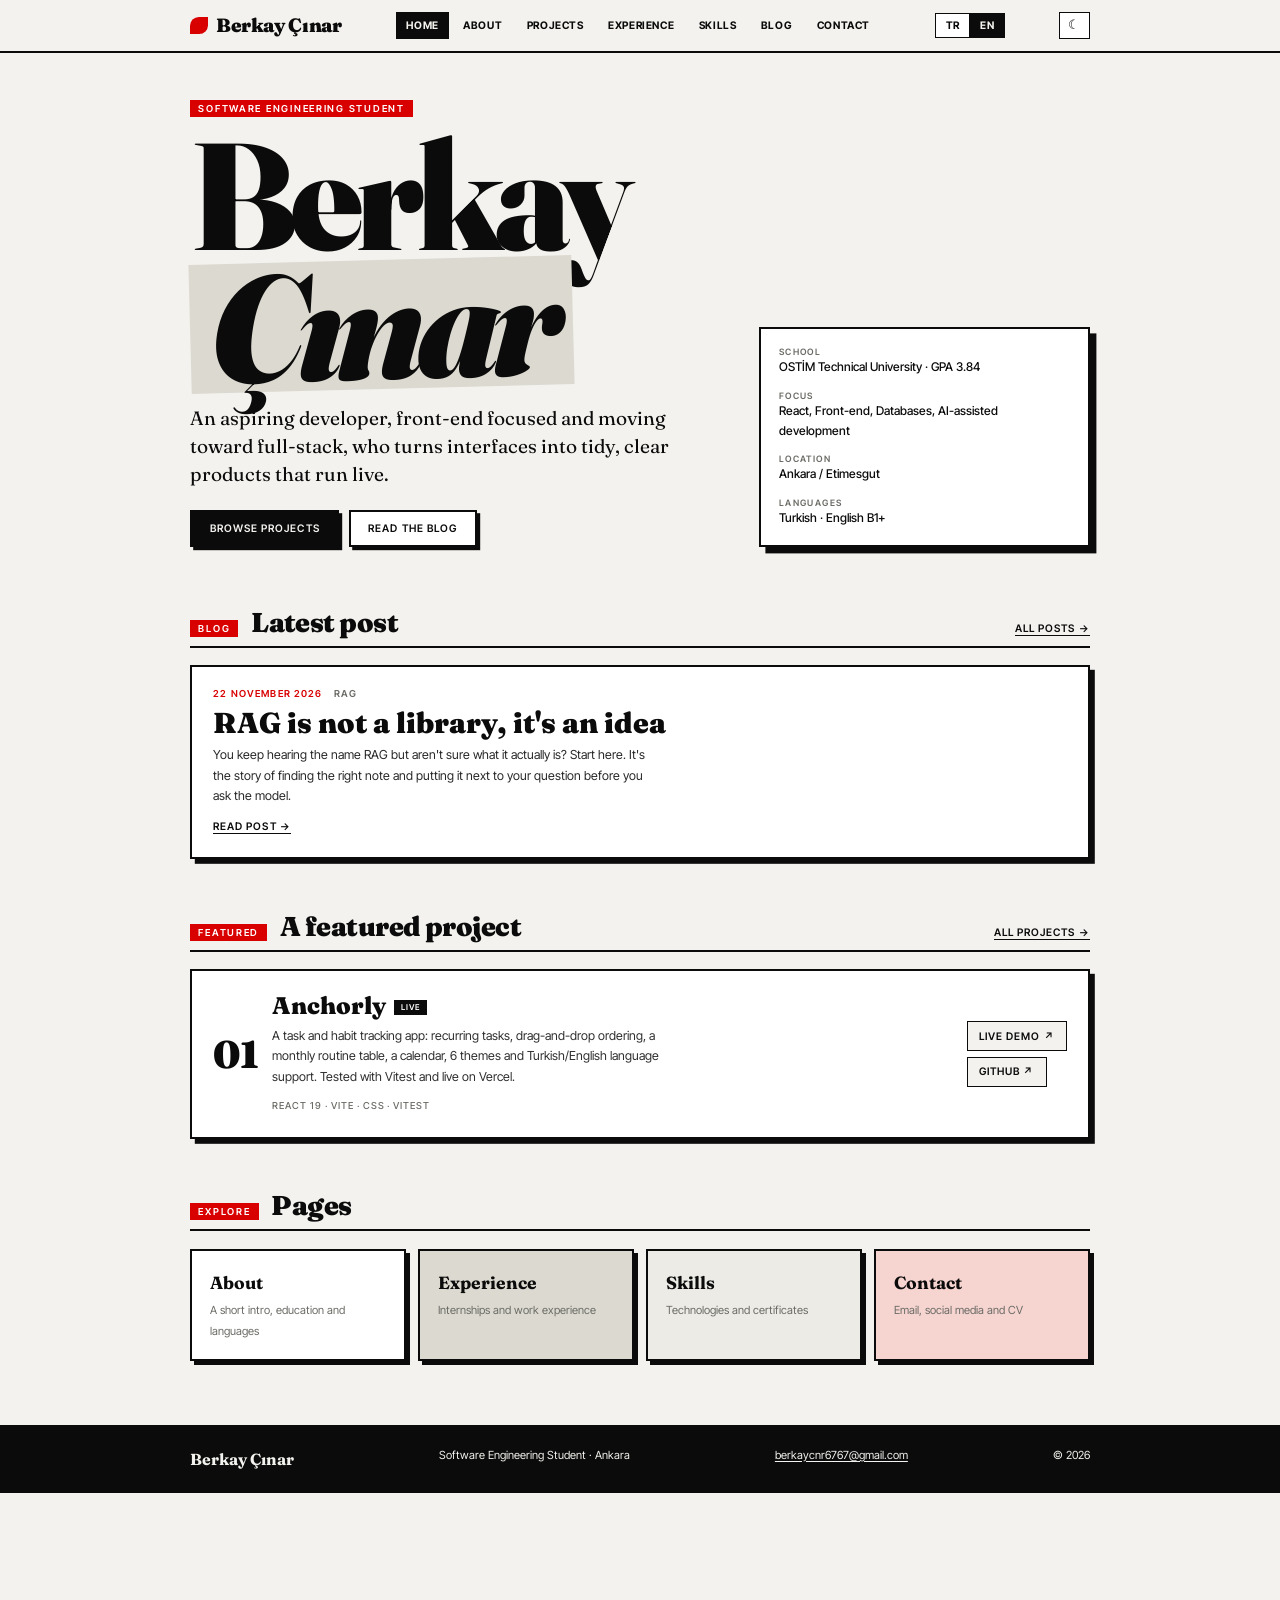
<file: index.html>
<!doctype html>
<html lang="tr">
<head>
<meta charset="utf-8">
<meta name="viewport" content="width=device-width, initial-scale=1">
<meta name="theme-color" content="#f3f2ee" media="(prefers-color-scheme: light)">
<meta name="theme-color" content="#0b0b0b" media="(prefers-color-scheme: dark)">
<link rel="icon" href="/assets/icons/favicon.svg" type="image/svg+xml">
<link rel="icon" href="/assets/icons/favicon-32.png" sizes="32x32" type="image/png">
<link rel="apple-touch-icon" href="/assets/icons/apple-touch-icon.png">
<link rel="canonical" href="https://www.berkaycinar.dev/">
<meta property="og:type" content="website">
<meta property="og:site_name" content="Berkay Çınar">
<meta property="og:title" content="Ana Sayfa — Berkay Çınar">
<meta property="og:description" content="Berkay Çınar — Yazılım Mühendisliği öğrencisi. Projeler, deneyim ve haftalık blog.">
<meta property="og:image" content="https://www.berkaycinar.dev/assets/og-image.png">
<meta property="og:image:width" content="1200">
<meta property="og:image:height" content="630">
<meta property="og:image:alt" content="Berkay Çınar — Yazılım Mühendisliği Öğrencisi">
<meta name="twitter:card" content="summary_large_image">
<meta name="twitter:image" content="https://www.berkaycinar.dev/assets/og-image.png">
<meta property="og:url" content="https://www.berkaycinar.dev/">
<title>Ana Sayfa — Berkay Çınar</title>
<meta name="description" content="Berkay Çınar — Yazılım Mühendisliği öğrencisi. Ana Sayfa.">
<link rel="preconnect" href="https://fonts.googleapis.com">
<link rel="preconnect" href="https://fonts.gstatic.com" crossorigin>
<link href="https://fonts.googleapis.com/css2?family=Fraunces:ital,opsz,wght@0,9..144,400;0,9..144,700;0,9..144,900;1,9..144,400&family=Inter+Tight:wght@500;600;700&display=swap" rel="stylesheet">
<script>try{var t=localStorage.getItem("theme");if(t!=="dark"&&t!=="light")t=matchMedia("(prefers-color-scheme:dark)").matches?"dark":"light";document.documentElement.setAttribute("data-theme",t)}catch(e){}</script>
<link rel="stylesheet" href="assets/css/style.css">
</head>
<body>

<header class="top"><div class="wrap row">
  <a class="logo" href="/"><i></i>Berkay Çınar</a>
  <nav aria-label='Ana menü'><a href="/" aria-current="page">Ana Sayfa</a><a href="/about">Hakkımda</a><a href="/projects">Projeler</a><a href="/experience">Deneyim</a><a href="/skills">Beceriler</a><a href="/blog">Blog</a><a href="/contact">İletişim</a></nav>
</div></header>
<main class="wrap">
  <section class="hero">
    <div class="hero-main">
      <div class="kicker">Yazılım Mühendisliği Öğrencisi</div>
      <h1 class="display">Berkay <em>Çınar</em></h1>
      <p class="lead">Arayüzleri düzenli, anlaşılır ve canlıda çalışır hâle getiren; front-end odaklı, full-stack yönünde ilerleyen bir geliştirici adayı.</p>
      <div class="btnrow"><a class="btn" href="/projects">Projelere göz at</a><a class="btn ghost" href="/blog">Blog'u oku</a></div>
    </div>
    <dl class="facts" id="facts-list" data-dyn></dl>
  </section>

  <section class="block">
    <div class="shead"><span class="kicker">Blog</span><h2>Son yazı</h2><a class="more" href="/blog">Tüm yazılar →</a></div>
    <div id="latest" data-dyn></div>
  </section>

  <section class="block">
    <div class="shead"><span class="kicker">Öne çıkan</span><h2>Öne çıkan proje</h2><a class="more" href="/projects">Tüm projeler →</a></div>
    <div id="featured" data-dyn></div>
  </section>

  <section class="block">
    <div class="shead"><span class="kicker">Keşfet</span><h2>Sayfalar</h2></div>
    <div class="tiles">
      <a href="/about"><b>Hakkımda</b><span>Kısaca ben, eğitim ve diller</span></a>
      <a href="/experience"><b>Deneyim</b><span>Staj ve çalışma deneyimlerim</span></a>
      <a href="/skills"><b>Beceriler</b><span>Teknolojiler ve sertifikalar</span></a>
      <a href="/contact"><b>İletişim</b><span>E-posta, sosyal medya ve CV</span></a>
    </div>
  </section>
</main>
<footer class="foot"><div class="wrap"><b>Berkay Çınar</b><span>Yazılım Mühendisliği Öğrencisi · Ankara</span><a href="mailto:berkaycnr6767@gmail.com">berkaycnr6767@gmail.com</a><span>© 2026</span></div></footer>
<script src="content/posts.js"></script>
<script src="content/data.js"></script>
<script src="assets/js/i18n.js"></script>
<script src="assets/js/theme.js"></script>
<script src="assets/js/site.js"></script>
<script src="assets/js/blog.js"></script>
<script>
(function(){var io=new IntersectionObserver(function(e){e.forEach(function(x){if(x.isIntersecting){x.target.classList.add('on');io.unobserve(x.target)}})},{threshold:.06});
document.querySelectorAll('.block,.proj,.exp,.post,.col').forEach(function(el){el.classList.add('rv');io.observe(el)})})();
</script>
</body>
</html>
</file>
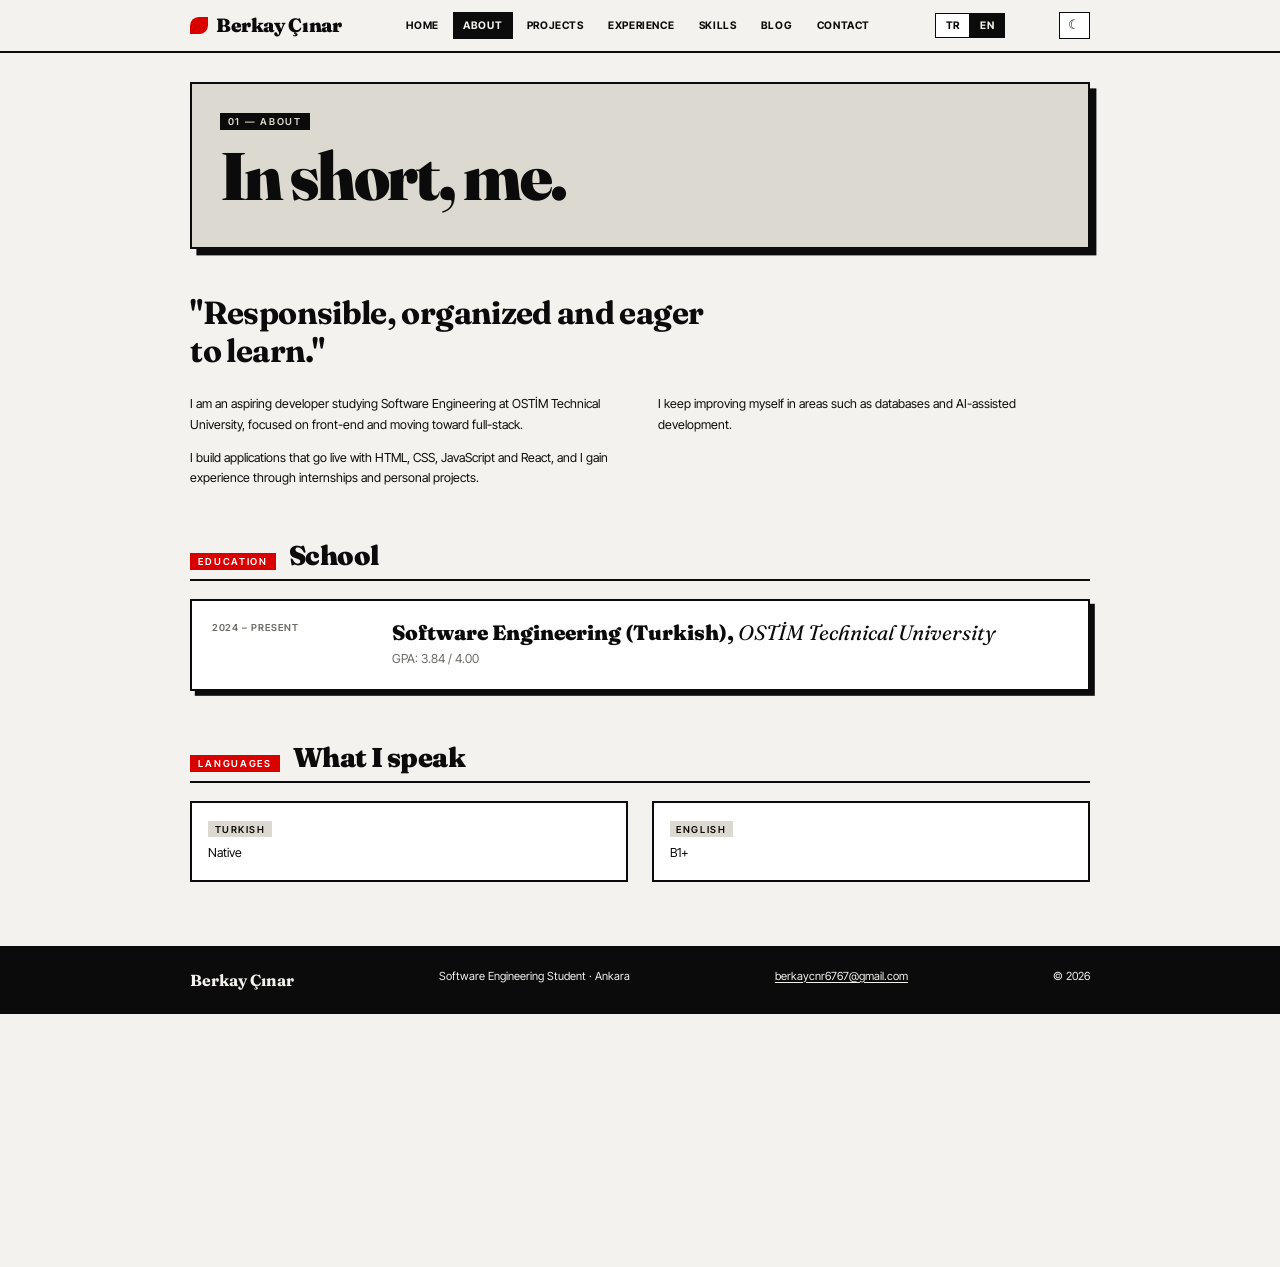
<file: about.html>
<!doctype html>
<html lang="tr">
<head>
<meta charset="utf-8">
<meta name="viewport" content="width=device-width, initial-scale=1">
<meta name="theme-color" content="#f3f2ee" media="(prefers-color-scheme: light)">
<meta name="theme-color" content="#0b0b0b" media="(prefers-color-scheme: dark)">
<link rel="icon" href="/assets/icons/favicon.svg" type="image/svg+xml">
<link rel="icon" href="/assets/icons/favicon-32.png" sizes="32x32" type="image/png">
<link rel="apple-touch-icon" href="/assets/icons/apple-touch-icon.png">
<link rel="canonical" href="https://www.berkaycinar.dev/about">
<meta property="og:type" content="website">
<meta property="og:site_name" content="Berkay Çınar">
<meta property="og:title" content="Hakkımda — Berkay Çınar">
<meta property="og:description" content="Berkay Çınar — Yazılım Mühendisliği öğrencisi. Projeler, deneyim ve haftalık blog.">
<meta property="og:image" content="https://www.berkaycinar.dev/assets/og-image.png">
<meta property="og:image:width" content="1200">
<meta property="og:image:height" content="630">
<meta property="og:image:alt" content="Berkay Çınar — Yazılım Mühendisliği Öğrencisi">
<meta name="twitter:card" content="summary_large_image">
<meta name="twitter:image" content="https://www.berkaycinar.dev/assets/og-image.png">
<meta property="og:url" content="https://www.berkaycinar.dev/about">
<title>Hakkımda — Berkay Çınar</title>
<meta name="description" content="Berkay Çınar — Yazılım Mühendisliği öğrencisi. Hakkımda.">
<link rel="preconnect" href="https://fonts.googleapis.com">
<link rel="preconnect" href="https://fonts.gstatic.com" crossorigin>
<link href="https://fonts.googleapis.com/css2?family=Fraunces:ital,opsz,wght@0,9..144,400;0,9..144,700;0,9..144,900;1,9..144,400&family=Inter+Tight:wght@500;600;700&display=swap" rel="stylesheet">
<script>try{var t=localStorage.getItem("theme");if(t!=="dark"&&t!=="light")t=matchMedia("(prefers-color-scheme:dark)").matches?"dark":"light";document.documentElement.setAttribute("data-theme",t)}catch(e){}</script>
<link rel="stylesheet" href="assets/css/style.css">
</head>
<body>

<header class="top"><div class="wrap row">
  <a class="logo" href="/"><i></i>Berkay Çınar</a>
  <nav aria-label='Ana menü'><a href="/">Ana Sayfa</a><a href="/about" aria-current="page">Hakkımda</a><a href="/projects">Projeler</a><a href="/experience">Deneyim</a><a href="/skills">Beceriler</a><a href="/blog">Blog</a><a href="/contact">İletişim</a></nav>
</div></header>
<main class="wrap">
  <header class="phead"><span class="kicker">01 — Hakkımda</span><h1 class="page">Kısaca ben.</h1></header>
  <p class="pull">"Sorumluluk sahibi, düzenli ve öğrenmeye açık."</p>
  <div class="prose cols2" id="about-text" data-dyn></div>
  <section class="block">
    <div class="shead"><span class="kicker">Eğitim</span><h2>Okul</h2></div>
    <div id="education-list" data-dyn></div>
  </section>
  <section class="block">
    <div class="shead"><span class="kicker">Diller</span><h2>Konuştuklarım</h2></div>
    <div class="cols" id="languages-list" data-dyn></div>
  </section>
</main>
<footer class="foot"><div class="wrap"><b>Berkay Çınar</b><span>Yazılım Mühendisliği Öğrencisi · Ankara</span><a href="mailto:berkaycnr6767@gmail.com">berkaycnr6767@gmail.com</a><span>© 2026</span></div></footer>
<script src="content/posts.js"></script>
<script src="content/data.js"></script>
<script src="assets/js/i18n.js"></script>
<script src="assets/js/theme.js"></script>
<script src="assets/js/site.js"></script>
<script src="assets/js/blog.js"></script>
<script>
(function(){var io=new IntersectionObserver(function(e){e.forEach(function(x){if(x.isIntersecting){x.target.classList.add('on');io.unobserve(x.target)}})},{threshold:.06});
document.querySelectorAll('.block,.proj,.exp,.post,.col').forEach(function(el){el.classList.add('rv');io.observe(el)})})();
</script>
</body>
</html>
</file>
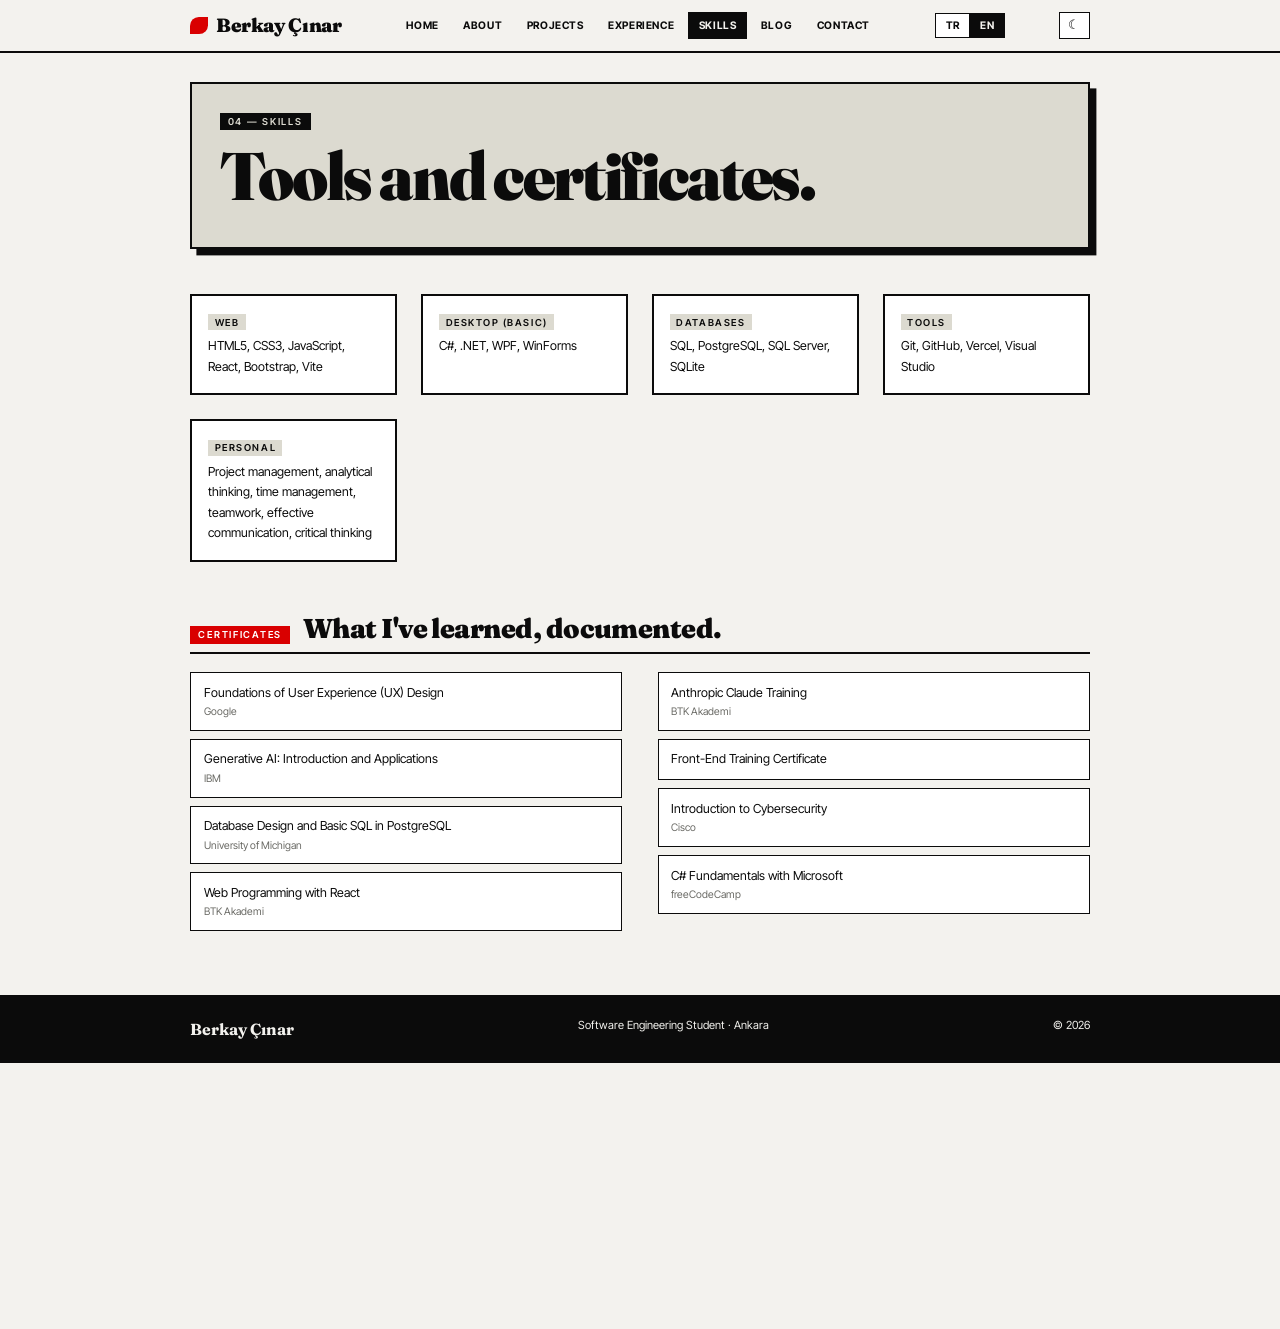
<file: beceriler.html>
<!doctype html>
<html lang="tr">
<head>
<meta charset="utf-8">
<meta name="viewport" content="width=device-width, initial-scale=1">
<meta name="theme-color" content="#fbfaf6" media="(prefers-color-scheme: light)">
<meta name="theme-color" content="#0f0f10" media="(prefers-color-scheme: dark)">
<link rel="canonical" href="https://berkaycinar.vercel.app/beceriler">
<meta property="og:type" content="website">
<meta property="og:site_name" content="Berkay Çınar">
<meta property="og:title" content="Beceriler — Berkay Çınar">
<meta property="og:description" content="Berkay Çınar — Yazılım Mühendisliği öğrencisi. Projeler, deneyim ve haftalık blog.">
<meta property="og:url" content="https://berkaycinar.vercel.app/beceriler">
<title>Beceriler — Berkay Çınar</title>
<meta name="description" content="Berkay Çınar — Yazılım Mühendisliği öğrencisi. Beceriler.">
<link rel="preconnect" href="https://fonts.googleapis.com">
<link rel="preconnect" href="https://fonts.gstatic.com" crossorigin>
<link href="https://fonts.googleapis.com/css2?family=Fraunces:ital,opsz,wght@0,9..144,400;0,9..144,700;0,9..144,900;1,9..144,400&family=Inter+Tight:wght@500;600;700&display=swap" rel="stylesheet">
<script>try{var t=localStorage.getItem("theme");if(t!=="dark"&&t!=="light")t=matchMedia("(prefers-color-scheme:dark)").matches?"dark":"light";document.documentElement.setAttribute("data-theme",t)}catch(e){}</script>
<link rel="stylesheet" href="assets/css/style.css">
</head>
<body>

<header class="top"><div class="wrap row">
  <a class="logo" href="/"><i></i>Berkay Çınar</a>
  <nav aria-label='Ana menü'><a href="/">Ana Sayfa</a><a href="/hakkimda">Hakkımda</a><a href="/projeler">Projeler</a><a href="/deneyim">Deneyim</a><a href="/beceriler" aria-current="page">Beceriler</a><a href="/blog">Blog</a><a href="/iletisim">İletişim</a></nav>
</div></header>
<main class="wrap">
  <header class="phead"><span class="kicker">04 — Beceriler</span><h1 class="page">Araçlar ve sertifikalar.</h1></header>
  <div class="cols" id="skills-list" data-dyn></div>
  <section class="block">
    <div class="shead"><span class="kicker">Sertifikalar</span><h2>Öğrendiklerim, belgeli.</h2></div>
    <ul class="cert" id="certs-list" data-dyn></ul>
  </section>
</main>
<footer class="foot"><div class="wrap"><b>Berkay Çınar</b><span>Yazılım Mühendisliği Öğrencisi · Ankara</span><span>© 2026</span></div></footer>
<script src="content/posts.js"></script>
<script src="content/data.js"></script>
<script src="assets/js/i18n.js"></script>
<script src="assets/js/theme.js"></script>
<script src="assets/js/site.js"></script>
<script src="assets/js/blog.js"></script>
<script>
(function(){var io=new IntersectionObserver(function(e){e.forEach(function(x){if(x.isIntersecting){x.target.classList.add('on');io.unobserve(x.target)}})},{threshold:.06});
document.querySelectorAll('.block,.proj,.exp,.post,.col').forEach(function(el){el.classList.add('rv');io.observe(el)})})();
</script>
</body>
</html>
</file>
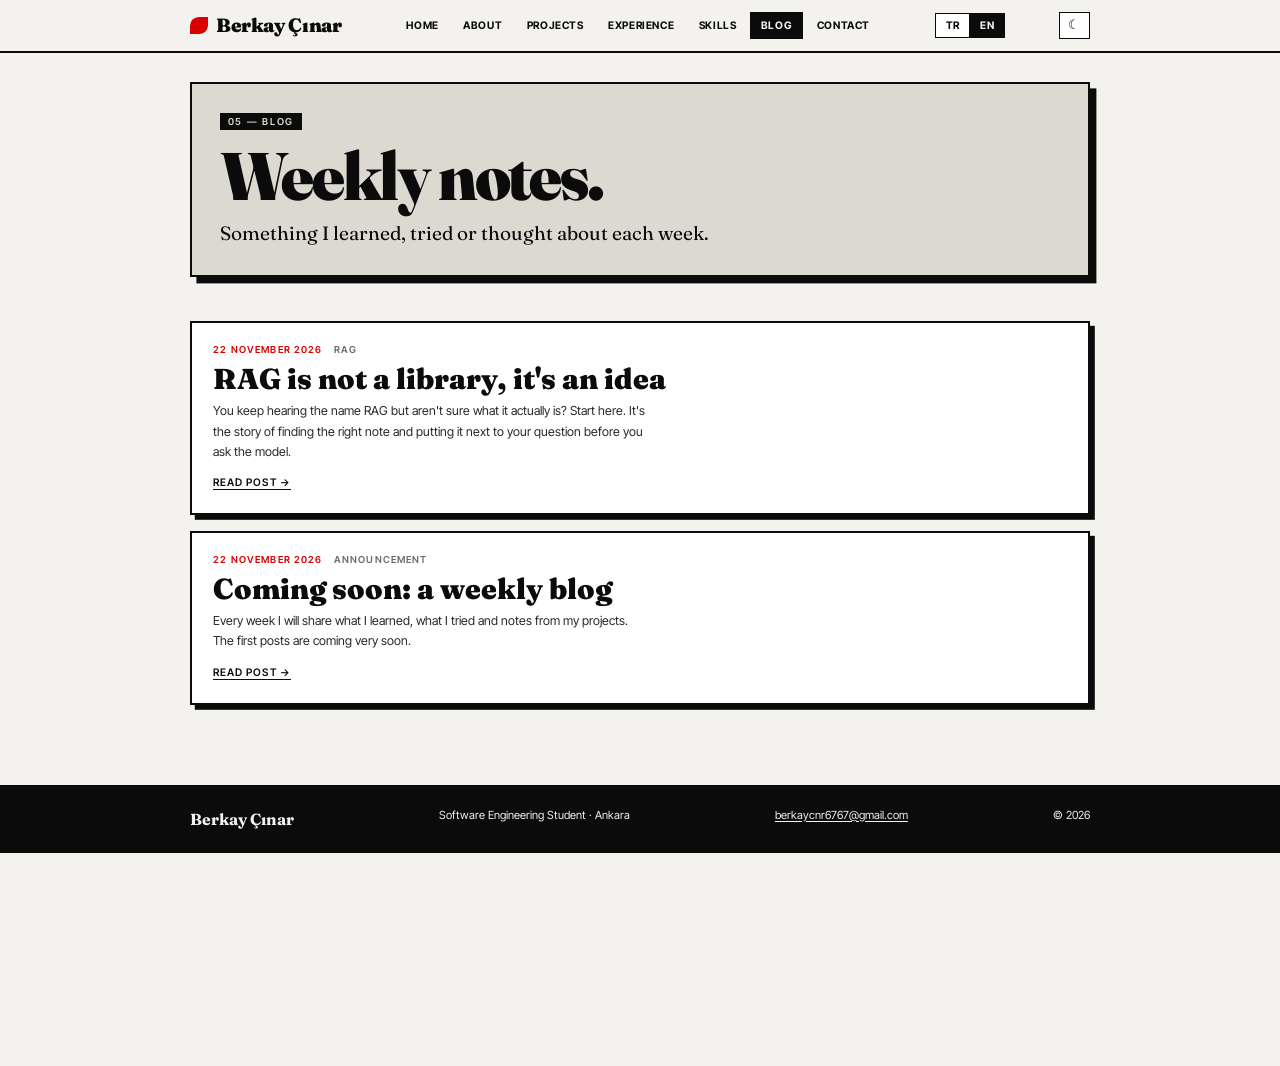
<file: blog.html>
<!doctype html>
<html lang="tr">
<head>
<meta charset="utf-8">
<meta name="viewport" content="width=device-width, initial-scale=1">
<meta name="theme-color" content="#f3f2ee" media="(prefers-color-scheme: light)">
<meta name="theme-color" content="#0b0b0b" media="(prefers-color-scheme: dark)">
<link rel="icon" href="/assets/icons/favicon.svg" type="image/svg+xml">
<link rel="icon" href="/assets/icons/favicon-32.png" sizes="32x32" type="image/png">
<link rel="apple-touch-icon" href="/assets/icons/apple-touch-icon.png">
<link rel="canonical" href="https://www.berkaycinar.dev/blog">
<meta property="og:type" content="website">
<meta property="og:site_name" content="Berkay Çınar">
<meta property="og:title" content="Blog — Berkay Çınar">
<meta property="og:description" content="Berkay Çınar — Yazılım Mühendisliği öğrencisi. Projeler, deneyim ve haftalık blog.">
<meta property="og:image" content="https://www.berkaycinar.dev/assets/og-image.png">
<meta property="og:image:width" content="1200">
<meta property="og:image:height" content="630">
<meta property="og:image:alt" content="Berkay Çınar — Yazılım Mühendisliği Öğrencisi">
<meta name="twitter:card" content="summary_large_image">
<meta name="twitter:image" content="https://www.berkaycinar.dev/assets/og-image.png">
<meta property="og:url" content="https://www.berkaycinar.dev/blog">
<title>Blog — Berkay Çınar</title>
<meta name="description" content="Berkay Çınar — Yazılım Mühendisliği öğrencisi. Blog.">
<link rel="preconnect" href="https://fonts.googleapis.com">
<link rel="preconnect" href="https://fonts.gstatic.com" crossorigin>
<link href="https://fonts.googleapis.com/css2?family=Fraunces:ital,opsz,wght@0,9..144,400;0,9..144,700;0,9..144,900;1,9..144,400&family=Inter+Tight:wght@500;600;700&display=swap" rel="stylesheet">
<script>try{var t=localStorage.getItem("theme");if(t!=="dark"&&t!=="light")t=matchMedia("(prefers-color-scheme:dark)").matches?"dark":"light";document.documentElement.setAttribute("data-theme",t)}catch(e){}</script>
<link rel="stylesheet" href="assets/css/style.css">
</head>
<body>

<header class="top"><div class="wrap row">
  <a class="logo" href="/"><i></i>Berkay Çınar</a>
  <nav aria-label='Ana menü'><a href="/">Ana Sayfa</a><a href="/about">Hakkımda</a><a href="/projects">Projeler</a><a href="/experience">Deneyim</a><a href="/skills">Beceriler</a><a href="/blog" aria-current="page">Blog</a><a href="/contact">İletişim</a></nav>
</div></header>
<main class="wrap">

  <header class="phead"><span class="kicker">05 — Blog</span><h1 class="page">Haftalık notlar.</h1><p class="lead">Her hafta öğrendiğim, denediğim ve üzerine düşündüğüm bir şey.</p></header>
  <div id="posts" data-dyn></div>
</main>
<footer class="foot"><div class="wrap"><b>Berkay Çınar</b><span>Yazılım Mühendisliği Öğrencisi · Ankara</span><a href="mailto:berkaycnr6767@gmail.com">berkaycnr6767@gmail.com</a><span>© 2026</span></div></footer>
<script src="content/posts.js"></script>
<script src="content/data.js"></script>
<script src="assets/js/i18n.js"></script>
<script src="assets/js/theme.js"></script>
<script src="assets/js/site.js"></script>
<script src="assets/js/blog.js"></script>
<script>
(function(){var io=new IntersectionObserver(function(e){e.forEach(function(x){if(x.isIntersecting){x.target.classList.add('on');io.unobserve(x.target)}})},{threshold:.06});
document.querySelectorAll('.block,.proj,.exp,.post,.col').forEach(function(el){el.classList.add('rv');io.observe(el)})})();
</script>
</body>
</html>
</file>
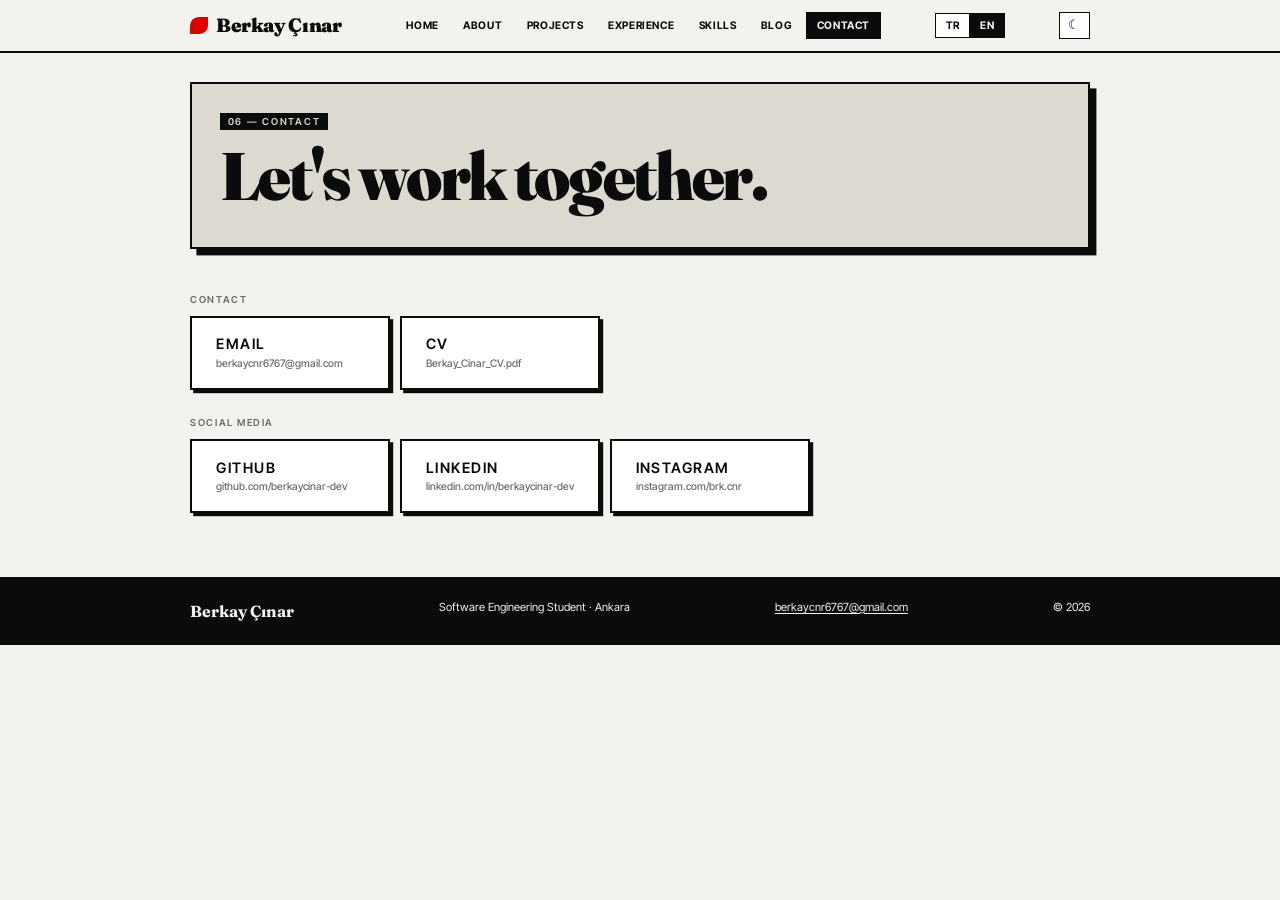
<file: contact.html>
<!doctype html>
<html lang="tr">
<head>
<meta charset="utf-8">
<meta name="viewport" content="width=device-width, initial-scale=1">
<meta name="theme-color" content="#f3f2ee" media="(prefers-color-scheme: light)">
<meta name="theme-color" content="#0b0b0b" media="(prefers-color-scheme: dark)">
<link rel="icon" href="/assets/icons/favicon.svg" type="image/svg+xml">
<link rel="icon" href="/assets/icons/favicon-32.png" sizes="32x32" type="image/png">
<link rel="apple-touch-icon" href="/assets/icons/apple-touch-icon.png">
<link rel="canonical" href="https://www.berkaycinar.dev/contact">
<meta property="og:type" content="website">
<meta property="og:site_name" content="Berkay Çınar">
<meta property="og:title" content="İletişim — Berkay Çınar">
<meta property="og:description" content="Berkay Çınar — Yazılım Mühendisliği öğrencisi. Projeler, deneyim ve haftalık blog.">
<meta property="og:image" content="https://www.berkaycinar.dev/assets/og-image.png">
<meta property="og:image:width" content="1200">
<meta property="og:image:height" content="630">
<meta property="og:image:alt" content="Berkay Çınar — Yazılım Mühendisliği Öğrencisi">
<meta name="twitter:card" content="summary_large_image">
<meta name="twitter:image" content="https://www.berkaycinar.dev/assets/og-image.png">
<meta property="og:url" content="https://www.berkaycinar.dev/contact">
<title>İletişim — Berkay Çınar</title>
<meta name="description" content="Berkay Çınar — Yazılım Mühendisliği öğrencisi. İletişim.">
<link rel="preconnect" href="https://fonts.googleapis.com">
<link rel="preconnect" href="https://fonts.gstatic.com" crossorigin>
<link href="https://fonts.googleapis.com/css2?family=Fraunces:ital,opsz,wght@0,9..144,400;0,9..144,700;0,9..144,900;1,9..144,400&family=Inter+Tight:wght@500;600;700&display=swap" rel="stylesheet">
<script>try{var t=localStorage.getItem("theme");if(t!=="dark"&&t!=="light")t=matchMedia("(prefers-color-scheme:dark)").matches?"dark":"light";document.documentElement.setAttribute("data-theme",t)}catch(e){}</script>
<link rel="stylesheet" href="assets/css/style.css">
</head>
<body>

<header class="top"><div class="wrap row">
  <a class="logo" href="/"><i></i>Berkay Çınar</a>
  <nav aria-label='Ana menü'><a href="/">Ana Sayfa</a><a href="/about">Hakkımda</a><a href="/projects">Projeler</a><a href="/experience">Deneyim</a><a href="/skills">Beceriler</a><a href="/blog">Blog</a><a href="/contact" aria-current="page">İletişim</a></nav>
</div></header>
<main class="wrap">

  <header class="phead"><span class="kicker">06 — İletişim</span><h1 class="page">Birlikte çalışalım.</h1></header>
  <section class="cgroup">
    <h2>İletişim</h2>
    <div class="btnrow">
      <a class="btn ghost big" href="mailto:berkaycnr6767@gmail.com"><span>E-posta</span><small>berkaycnr6767@gmail.com</small></a>
      <a class="btn ghost big" href="assets/Berkay_Cinar_CV.pdf" target="_blank" rel="noopener"><span>CV</span><small>Berkay_Cinar_CV.pdf</small></a>
    </div>
  </section>
  <section class="cgroup">
    <h2>Sosyal medya</h2>
    <div class="btnrow">
      <a class="btn ghost big" href="https://github.com/berkaycinar-dev" target="_blank" rel="noopener"><span>GitHub</span><small>github.com/berkaycinar-dev</small></a>
      <a class="btn ghost big" href="https://www.linkedin.com/in/berkaycinar-dev" target="_blank" rel="noopener"><span>LinkedIn</span><small>linkedin.com/in/berkaycinar-dev</small></a>
      <a class="btn ghost big" href="https://www.instagram.com/brk.cnr/" target="_blank" rel="noopener"><span>Instagram</span><small>instagram.com/brk.cnr</small></a>
    </div>
  </section>
</main>
<footer class="foot"><div class="wrap"><b>Berkay Çınar</b><span>Yazılım Mühendisliği Öğrencisi · Ankara</span><a href="mailto:berkaycnr6767@gmail.com">berkaycnr6767@gmail.com</a><span>© 2026</span></div></footer>
<script src="content/posts.js"></script>
<script src="content/data.js"></script>
<script src="assets/js/i18n.js"></script>
<script src="assets/js/theme.js"></script>
<script src="assets/js/site.js"></script>
<script src="assets/js/blog.js"></script>
<script>
(function(){var io=new IntersectionObserver(function(e){e.forEach(function(x){if(x.isIntersecting){x.target.classList.add('on');io.unobserve(x.target)}})},{threshold:.06});
document.querySelectorAll('.block,.proj,.exp,.post,.col').forEach(function(el){el.classList.add('rv');io.observe(el)})})();
</script>
</body>
</html>
</file>
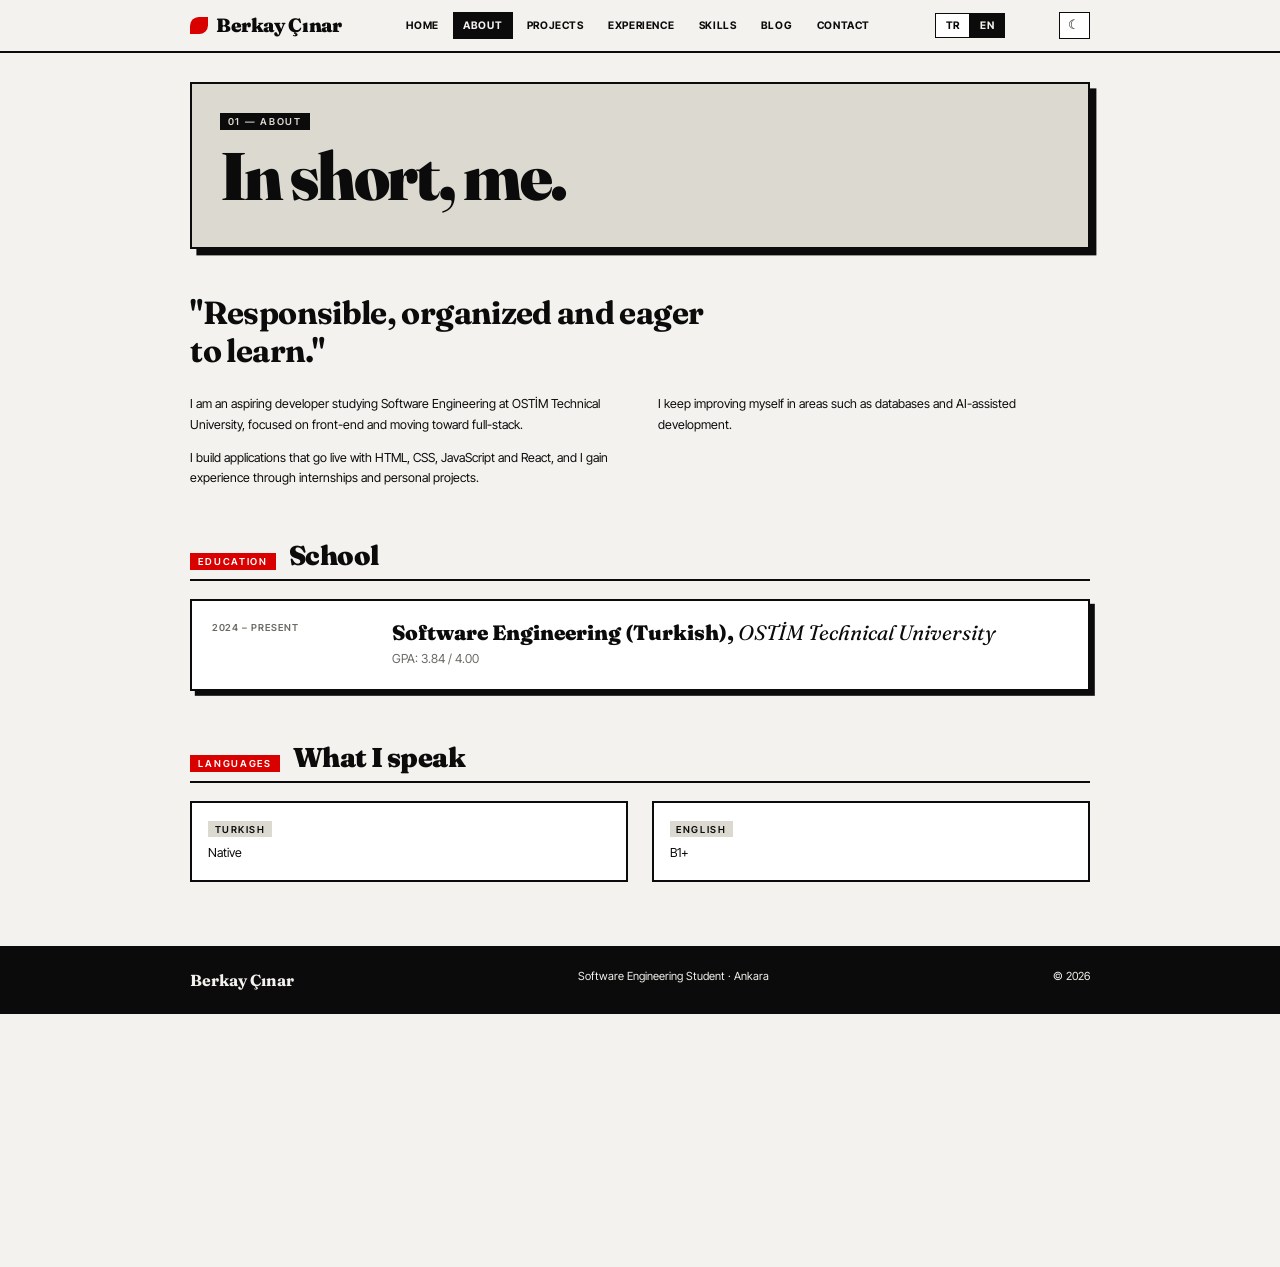
<file: hakkimda.html>
<!doctype html>
<html lang="tr">
<head>
<meta charset="utf-8">
<meta name="viewport" content="width=device-width, initial-scale=1">
<meta name="theme-color" content="#fbfaf6" media="(prefers-color-scheme: light)">
<meta name="theme-color" content="#0f0f10" media="(prefers-color-scheme: dark)">
<link rel="canonical" href="https://berkaycinar.vercel.app/hakkimda">
<meta property="og:type" content="website">
<meta property="og:site_name" content="Berkay Çınar">
<meta property="og:title" content="Hakkımda — Berkay Çınar">
<meta property="og:description" content="Berkay Çınar — Yazılım Mühendisliği öğrencisi. Projeler, deneyim ve haftalık blog.">
<meta property="og:url" content="https://berkaycinar.vercel.app/hakkimda">
<title>Hakkımda — Berkay Çınar</title>
<meta name="description" content="Berkay Çınar — Yazılım Mühendisliği öğrencisi. Hakkımda.">
<link rel="preconnect" href="https://fonts.googleapis.com">
<link rel="preconnect" href="https://fonts.gstatic.com" crossorigin>
<link href="https://fonts.googleapis.com/css2?family=Fraunces:ital,opsz,wght@0,9..144,400;0,9..144,700;0,9..144,900;1,9..144,400&family=Inter+Tight:wght@500;600;700&display=swap" rel="stylesheet">
<script>try{var t=localStorage.getItem("theme");if(t!=="dark"&&t!=="light")t=matchMedia("(prefers-color-scheme:dark)").matches?"dark":"light";document.documentElement.setAttribute("data-theme",t)}catch(e){}</script>
<link rel="stylesheet" href="assets/css/style.css">
</head>
<body>

<header class="top"><div class="wrap row">
  <a class="logo" href="/"><i></i>Berkay Çınar</a>
  <nav aria-label='Ana menü'><a href="/">Ana Sayfa</a><a href="/hakkimda" aria-current="page">Hakkımda</a><a href="/projeler">Projeler</a><a href="/deneyim">Deneyim</a><a href="/beceriler">Beceriler</a><a href="/blog">Blog</a><a href="/iletisim">İletişim</a></nav>
</div></header>
<main class="wrap">
  <header class="phead"><span class="kicker">01 — Hakkımda</span><h1 class="page">Kısaca ben.</h1></header>
  <p class="pull">"Sorumluluk sahibi, düzenli ve öğrenmeye açık."</p>
  <div class="prose cols2" id="about-text" data-dyn></div>
  <section class="block">
    <div class="shead"><span class="kicker">Eğitim</span><h2>Okul</h2></div>
    <div id="education-list" data-dyn></div>
  </section>
  <section class="block">
    <div class="shead"><span class="kicker">Diller</span><h2>Konuştuklarım</h2></div>
    <div class="cols" id="languages-list" data-dyn></div>
  </section>
</main>
<footer class="foot"><div class="wrap"><b>Berkay Çınar</b><span>Yazılım Mühendisliği Öğrencisi · Ankara</span><span>© 2026</span></div></footer>
<script src="content/posts.js"></script>
<script src="content/data.js"></script>
<script src="assets/js/i18n.js"></script>
<script src="assets/js/theme.js"></script>
<script src="assets/js/site.js"></script>
<script src="assets/js/blog.js"></script>
<script>
(function(){var io=new IntersectionObserver(function(e){e.forEach(function(x){if(x.isIntersecting){x.target.classList.add('on');io.unobserve(x.target)}})},{threshold:.06});
document.querySelectorAll('.block,.proj,.exp,.post,.col').forEach(function(el){el.classList.add('rv');io.observe(el)})})();
</script>
</body>
</html>
</file>
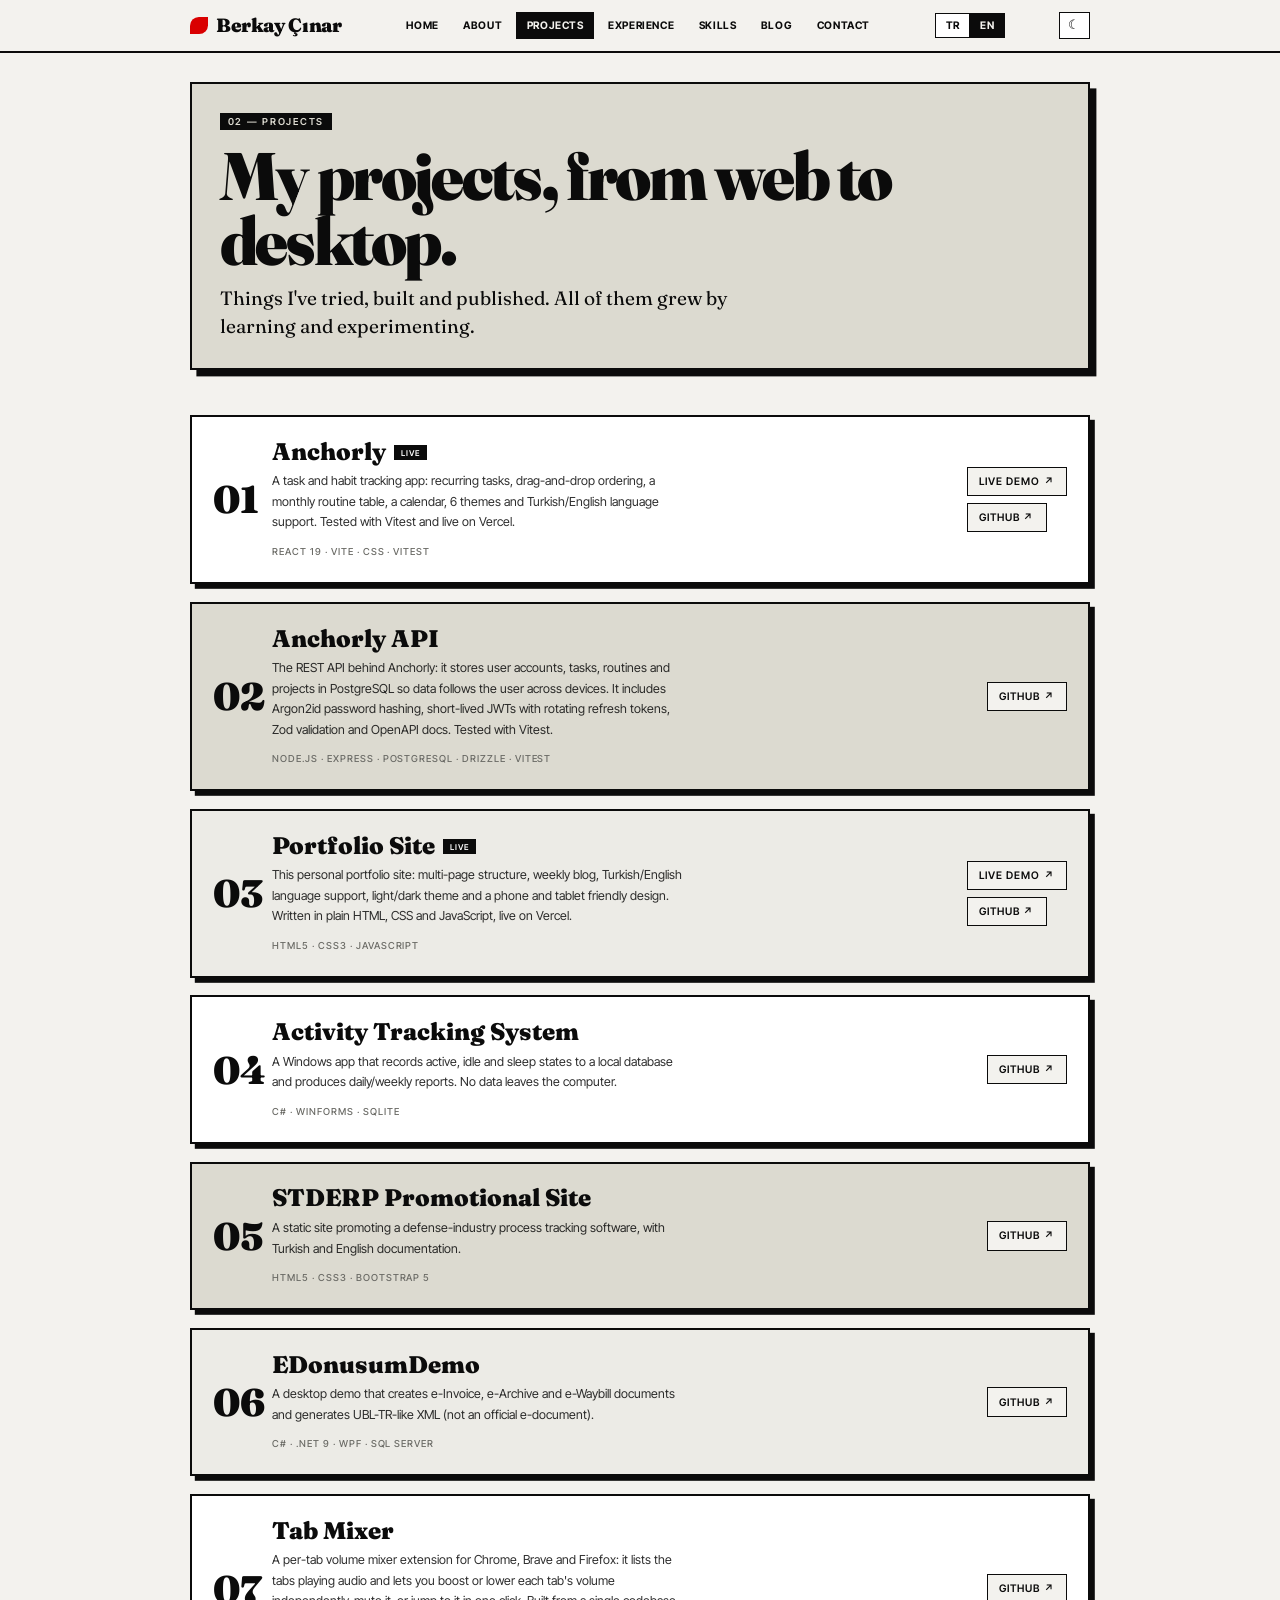
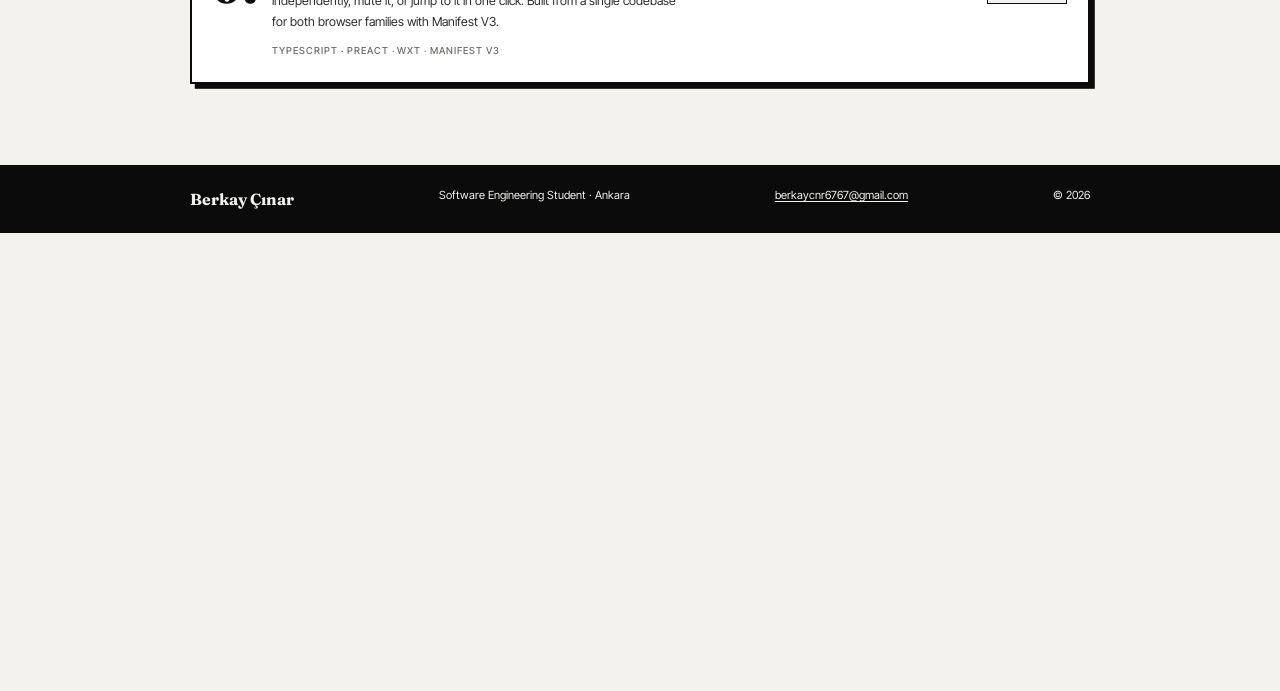
<file: projects.html>
<!doctype html>
<html lang="tr">
<head>
<meta charset="utf-8">
<meta name="viewport" content="width=device-width, initial-scale=1">
<meta name="theme-color" content="#f3f2ee" media="(prefers-color-scheme: light)">
<meta name="theme-color" content="#0b0b0b" media="(prefers-color-scheme: dark)">
<link rel="icon" href="/assets/icons/favicon.svg" type="image/svg+xml">
<link rel="icon" href="/assets/icons/favicon-32.png" sizes="32x32" type="image/png">
<link rel="apple-touch-icon" href="/assets/icons/apple-touch-icon.png">
<link rel="canonical" href="https://www.berkaycinar.dev/projects">
<meta property="og:type" content="website">
<meta property="og:site_name" content="Berkay Çınar">
<meta property="og:title" content="Projeler — Berkay Çınar">
<meta property="og:description" content="Berkay Çınar — Yazılım Mühendisliği öğrencisi. Projeler, deneyim ve haftalık blog.">
<meta property="og:image" content="https://www.berkaycinar.dev/assets/og-image.png">
<meta property="og:image:width" content="1200">
<meta property="og:image:height" content="630">
<meta property="og:image:alt" content="Berkay Çınar — Yazılım Mühendisliği Öğrencisi">
<meta name="twitter:card" content="summary_large_image">
<meta name="twitter:image" content="https://www.berkaycinar.dev/assets/og-image.png">
<meta property="og:url" content="https://www.berkaycinar.dev/projects">
<title>Projeler — Berkay Çınar</title>
<meta name="description" content="Berkay Çınar — Yazılım Mühendisliği öğrencisi. Projeler.">
<link rel="preconnect" href="https://fonts.googleapis.com">
<link rel="preconnect" href="https://fonts.gstatic.com" crossorigin>
<link href="https://fonts.googleapis.com/css2?family=Fraunces:ital,opsz,wght@0,9..144,400;0,9..144,700;0,9..144,900;1,9..144,400&family=Inter+Tight:wght@500;600;700&display=swap" rel="stylesheet">
<script>try{var t=localStorage.getItem("theme");if(t!=="dark"&&t!=="light")t=matchMedia("(prefers-color-scheme:dark)").matches?"dark":"light";document.documentElement.setAttribute("data-theme",t)}catch(e){}</script>
<link rel="stylesheet" href="assets/css/style.css">
</head>
<body>

<header class="top"><div class="wrap row">
  <a class="logo" href="/"><i></i>Berkay Çınar</a>
  <nav aria-label='Ana menü'><a href="/">Ana Sayfa</a><a href="/about">Hakkımda</a><a href="/projects" aria-current="page">Projeler</a><a href="/experience">Deneyim</a><a href="/skills">Beceriler</a><a href="/blog">Blog</a><a href="/contact">İletişim</a></nav>
</div></header>
<main class="wrap">
  <header class="phead"><span class="kicker">02 — Projeler</span><h1 class="page">Web'den masaüstüne projelerim.</h1><p class="lead">Denediğim, geliştirdiğim ve yayınladığım işler. Hepsi öğrenerek ve deneyerek büyüdü.</p></header>
  <div id="projects-list" data-dyn></div>
  <div id="projects-more" data-dyn></div>
</main>
<footer class="foot"><div class="wrap"><b>Berkay Çınar</b><span>Yazılım Mühendisliği Öğrencisi · Ankara</span><a href="mailto:berkaycnr6767@gmail.com">berkaycnr6767@gmail.com</a><span>© 2026</span></div></footer>
<script src="content/posts.js"></script>
<script src="content/data.js"></script>
<script src="assets/js/i18n.js"></script>
<script src="assets/js/theme.js"></script>
<script src="assets/js/site.js"></script>
<script src="assets/js/blog.js"></script>
<script>
(function(){var io=new IntersectionObserver(function(e){e.forEach(function(x){if(x.isIntersecting){x.target.classList.add('on');io.unobserve(x.target)}})},{threshold:.06});
document.querySelectorAll('.block,.proj,.exp,.post,.col').forEach(function(el){el.classList.add('rv');io.observe(el)})})();
</script>
</body>
</html>
</file>
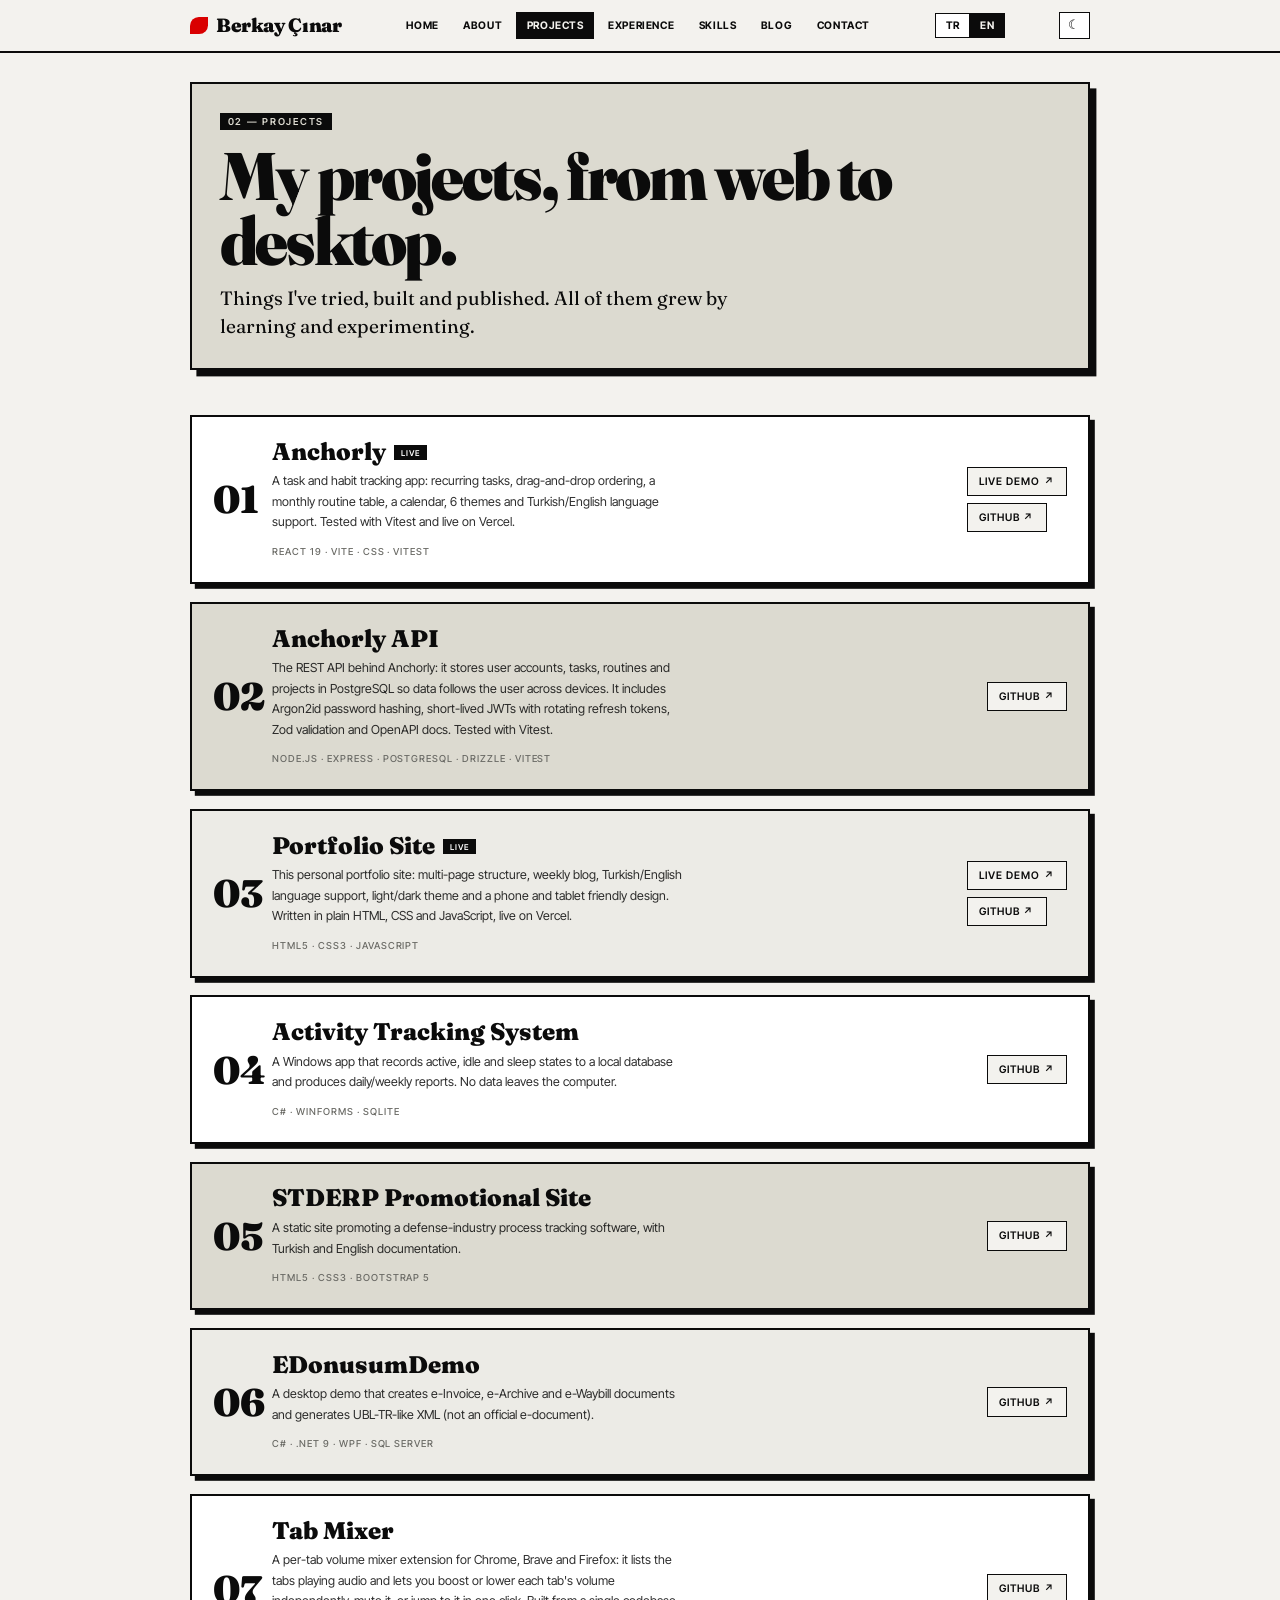
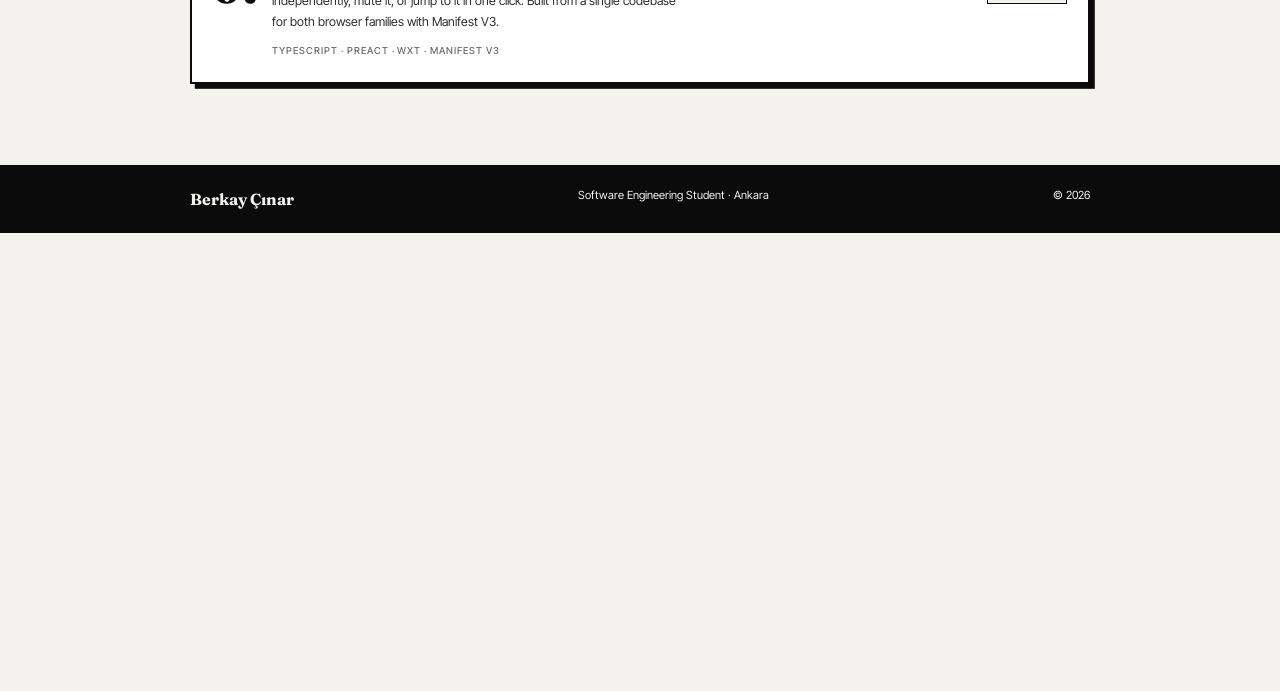
<file: projeler.html>
<!doctype html>
<html lang="tr">
<head>
<meta charset="utf-8">
<meta name="viewport" content="width=device-width, initial-scale=1">
<meta name="theme-color" content="#fbfaf6" media="(prefers-color-scheme: light)">
<meta name="theme-color" content="#0f0f10" media="(prefers-color-scheme: dark)">
<link rel="canonical" href="https://berkaycinar.vercel.app/projeler">
<meta property="og:type" content="website">
<meta property="og:site_name" content="Berkay Çınar">
<meta property="og:title" content="Projeler — Berkay Çınar">
<meta property="og:description" content="Berkay Çınar — Yazılım Mühendisliği öğrencisi. Projeler, deneyim ve haftalık blog.">
<meta property="og:url" content="https://berkaycinar.vercel.app/projeler">
<title>Projeler — Berkay Çınar</title>
<meta name="description" content="Berkay Çınar — Yazılım Mühendisliği öğrencisi. Projeler.">
<link rel="preconnect" href="https://fonts.googleapis.com">
<link rel="preconnect" href="https://fonts.gstatic.com" crossorigin>
<link href="https://fonts.googleapis.com/css2?family=Fraunces:ital,opsz,wght@0,9..144,400;0,9..144,700;0,9..144,900;1,9..144,400&family=Inter+Tight:wght@500;600;700&display=swap" rel="stylesheet">
<script>try{var t=localStorage.getItem("theme");if(t!=="dark"&&t!=="light")t=matchMedia("(prefers-color-scheme:dark)").matches?"dark":"light";document.documentElement.setAttribute("data-theme",t)}catch(e){}</script>
<link rel="stylesheet" href="assets/css/style.css">
</head>
<body>

<header class="top"><div class="wrap row">
  <a class="logo" href="/"><i></i>Berkay Çınar</a>
  <nav aria-label='Ana menü'><a href="/">Ana Sayfa</a><a href="/hakkimda">Hakkımda</a><a href="/projeler" aria-current="page">Projeler</a><a href="/deneyim">Deneyim</a><a href="/beceriler">Beceriler</a><a href="/blog">Blog</a><a href="/iletisim">İletişim</a></nav>
</div></header>
<main class="wrap">
  <header class="phead"><span class="kicker">02 — Projeler</span><h1 class="page">Web'den masaüstüne projelerim.</h1><p class="lead">Denediğim, geliştirdiğim ve yayınladığım işler. Hepsi öğrenerek ve deneyerek büyüdü.</p></header>
  <div id="projects-list" data-dyn></div>
</main>
<footer class="foot"><div class="wrap"><b>Berkay Çınar</b><span>Yazılım Mühendisliği Öğrencisi · Ankara</span><span>© 2026</span></div></footer>
<script src="content/posts.js"></script>
<script src="content/data.js"></script>
<script src="assets/js/i18n.js"></script>
<script src="assets/js/theme.js"></script>
<script src="assets/js/site.js"></script>
<script src="assets/js/blog.js"></script>
<script>
(function(){var io=new IntersectionObserver(function(e){e.forEach(function(x){if(x.isIntersecting){x.target.classList.add('on');io.unobserve(x.target)}})},{threshold:.06});
document.querySelectorAll('.block,.proj,.exp,.post,.col').forEach(function(el){el.classList.add('rv');io.observe(el)})})();
</script>
</body>
</html>
</file>
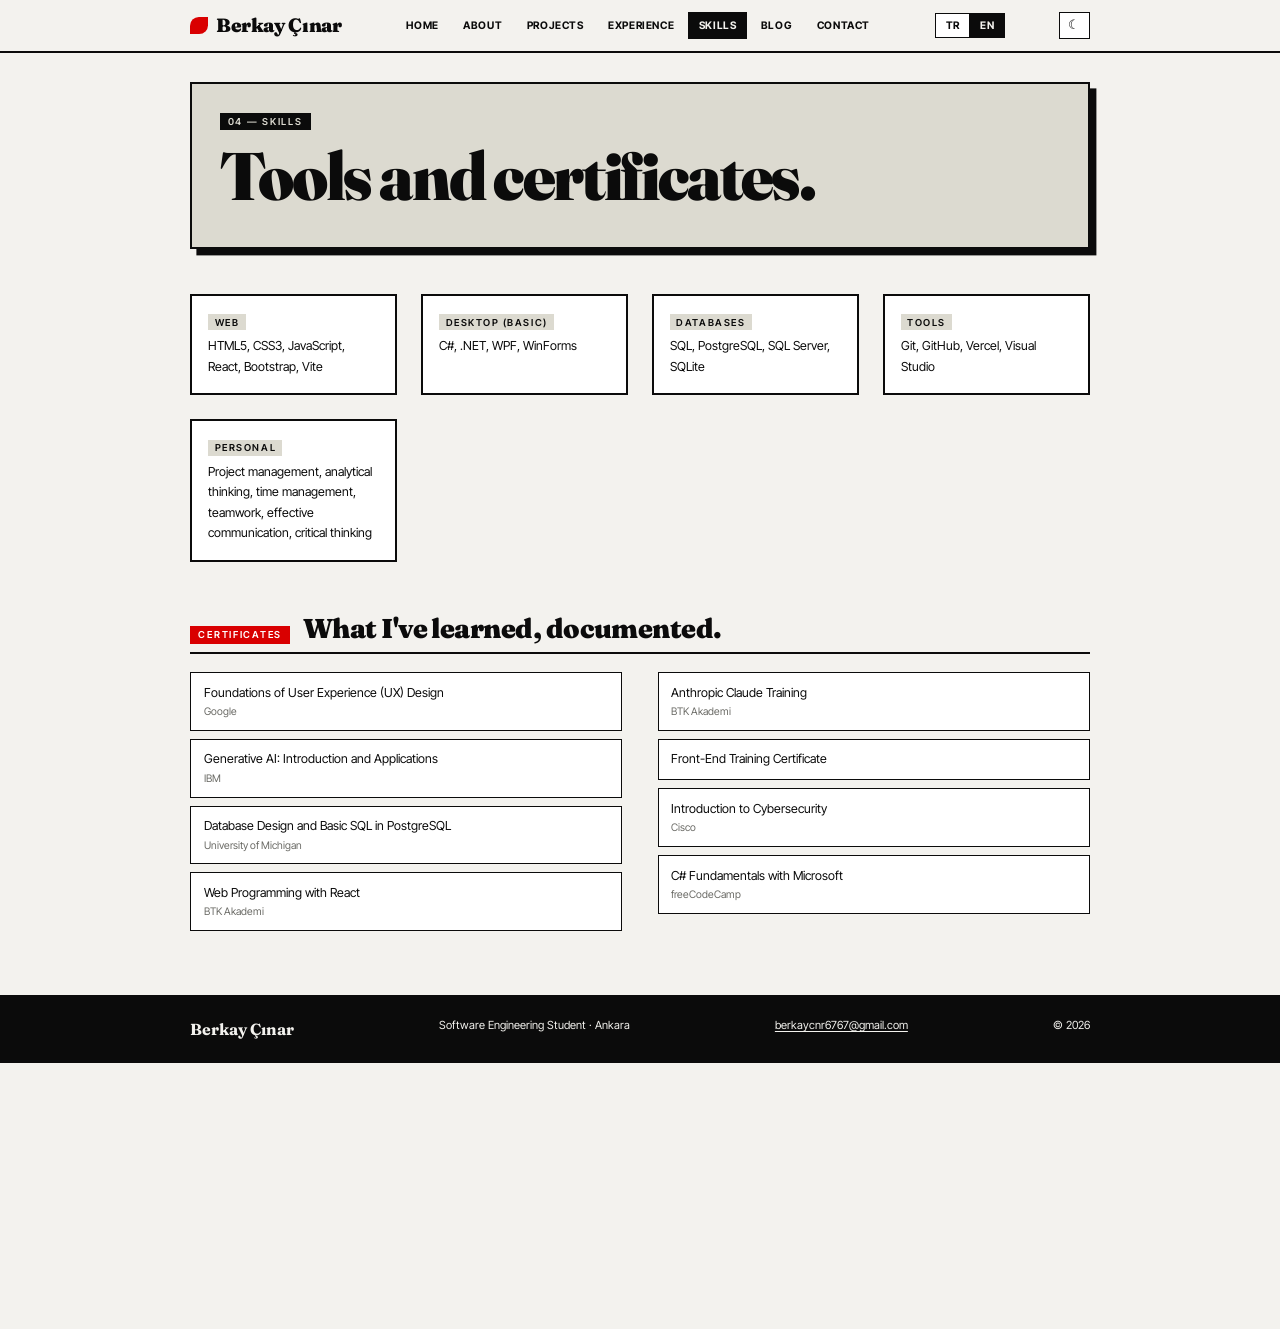
<file: skills.html>
<!doctype html>
<html lang="tr">
<head>
<meta charset="utf-8">
<meta name="viewport" content="width=device-width, initial-scale=1">
<meta name="theme-color" content="#f3f2ee" media="(prefers-color-scheme: light)">
<meta name="theme-color" content="#0b0b0b" media="(prefers-color-scheme: dark)">
<link rel="icon" href="/assets/icons/favicon.svg" type="image/svg+xml">
<link rel="icon" href="/assets/icons/favicon-32.png" sizes="32x32" type="image/png">
<link rel="apple-touch-icon" href="/assets/icons/apple-touch-icon.png">
<link rel="canonical" href="https://www.berkaycinar.dev/skills">
<meta property="og:type" content="website">
<meta property="og:site_name" content="Berkay Çınar">
<meta property="og:title" content="Beceriler — Berkay Çınar">
<meta property="og:description" content="Berkay Çınar — Yazılım Mühendisliği öğrencisi. Projeler, deneyim ve haftalık blog.">
<meta property="og:image" content="https://www.berkaycinar.dev/assets/og-image.png">
<meta property="og:image:width" content="1200">
<meta property="og:image:height" content="630">
<meta property="og:image:alt" content="Berkay Çınar — Yazılım Mühendisliği Öğrencisi">
<meta name="twitter:card" content="summary_large_image">
<meta name="twitter:image" content="https://www.berkaycinar.dev/assets/og-image.png">
<meta property="og:url" content="https://www.berkaycinar.dev/skills">
<title>Beceriler — Berkay Çınar</title>
<meta name="description" content="Berkay Çınar — Yazılım Mühendisliği öğrencisi. Beceriler.">
<link rel="preconnect" href="https://fonts.googleapis.com">
<link rel="preconnect" href="https://fonts.gstatic.com" crossorigin>
<link href="https://fonts.googleapis.com/css2?family=Fraunces:ital,opsz,wght@0,9..144,400;0,9..144,700;0,9..144,900;1,9..144,400&family=Inter+Tight:wght@500;600;700&display=swap" rel="stylesheet">
<script>try{var t=localStorage.getItem("theme");if(t!=="dark"&&t!=="light")t=matchMedia("(prefers-color-scheme:dark)").matches?"dark":"light";document.documentElement.setAttribute("data-theme",t)}catch(e){}</script>
<link rel="stylesheet" href="assets/css/style.css">
</head>
<body>

<header class="top"><div class="wrap row">
  <a class="logo" href="/"><i></i>Berkay Çınar</a>
  <nav aria-label='Ana menü'><a href="/">Ana Sayfa</a><a href="/about">Hakkımda</a><a href="/projects">Projeler</a><a href="/experience">Deneyim</a><a href="/skills" aria-current="page">Beceriler</a><a href="/blog">Blog</a><a href="/contact">İletişim</a></nav>
</div></header>
<main class="wrap">
  <header class="phead"><span class="kicker">04 — Beceriler</span><h1 class="page">Araçlar ve sertifikalar.</h1></header>
  <div class="cols" id="skills-list" data-dyn></div>
  <section class="block">
    <div class="shead"><span class="kicker">Sertifikalar</span><h2>Öğrendiklerim, belgeli.</h2></div>
    <ul class="cert" id="certs-list" data-dyn></ul>
  </section>
</main>
<footer class="foot"><div class="wrap"><b>Berkay Çınar</b><span>Yazılım Mühendisliği Öğrencisi · Ankara</span><a href="mailto:berkaycnr6767@gmail.com">berkaycnr6767@gmail.com</a><span>© 2026</span></div></footer>
<script src="content/posts.js"></script>
<script src="content/data.js"></script>
<script src="assets/js/i18n.js"></script>
<script src="assets/js/theme.js"></script>
<script src="assets/js/site.js"></script>
<script src="assets/js/blog.js"></script>
<script>
(function(){var io=new IntersectionObserver(function(e){e.forEach(function(x){if(x.isIntersecting){x.target.classList.add('on');io.unobserve(x.target)}})},{threshold:.06});
document.querySelectorAll('.block,.proj,.exp,.post,.col').forEach(function(el){el.classList.add('rv');io.observe(el)})})();
</script>
</body>
</html>
</file>
<file: assets/css/style.css>
*{box-sizing:border-box;margin:0;padding:0}
html{scroll-behavior:smooth}
body{background:var(--bg);color:var(--ink);font:var(--fs)/1.65 var(--bf);-webkit-font-smoothing:antialiased}
a{color:inherit}
img{max-width:100%}
.wrap{max-width:var(--maxw);margin:0 auto;padding:0 28px}
main.wrap{padding-top:var(--mt,48px);padding-bottom:80px;min-height:60vh}
.kicker{font:600 12px/1 var(--uf);letter-spacing:.18em;text-transform:uppercase;color:var(--accent)}
.display{font-family:var(--hf);line-height:.95}
h1.page{font-family:var(--hf);font-weight:var(--hw,600);line-height:1.08;letter-spacing:-.02em;font-size:clamp(34px,6vw,64px);margin:14px 0}
.lead{font-family:var(--hf);font-size:clamp(19px,2.2vw,24px);line-height:1.45;max-width:40ch;color:var(--ink)}
.phead{margin-bottom:38px;padding-bottom:26px;border-bottom:1px solid var(--line)}
.pull{font-family:var(--hf);font-style:italic;font-size:clamp(24px,4vw,40px);line-height:1.2;max-width:24ch;margin:10px 0 30px;color:var(--accent)}
.prose p{margin-bottom:1em;max-width:64ch}
.prose h2{font-family:var(--hf);font-size:28px;margin:1.6em 0 .5em;line-height:1.2}
.prose ul{margin:0 0 1em 1.3em}.prose li{margin:.3em 0}
.prose figure{margin:1.6em 0;max-width:700px}.prose figure img{display:block;width:100%;height:auto}
.prose a{text-decoration:underline;text-underline-offset:2px;overflow-wrap:anywhere}
.prose blockquote{font-family:var(--hf);font-style:italic;font-size:1.35em;line-height:1.35;border-left:3px solid var(--accent);padding-left:20px;margin:1.4em 0;max-width:46ch}
.prose code{font-family:ui-monospace,Consolas,monospace;font-size:.88em;background:var(--chip);padding:1px 6px;border-radius:3px}
.prose pre{background:var(--chip);padding:14px;overflow:auto;margin:1em 0;border-radius:4px}
.cols2{columns:2;column-gap:44px}.cols2 p{break-inside:avoid}
@media(max-width:700px){.cols2{columns:1}}
.block{margin-top:64px}
.shead{display:flex;align-items:baseline;gap:16px;flex-wrap:wrap;margin-bottom:22px}
.shead h2{font-family:var(--hf);font-weight:var(--hw,600);font-size:clamp(24px,3.4vw,34px);line-height:1.15;margin-right:auto}
.shead .kicker{flex-basis:100%}
.more,.lnk{font:600 13px var(--uf);letter-spacing:.1em;text-transform:uppercase;text-decoration:none;border-bottom:1px solid currentColor;white-space:nowrap;width:fit-content}
.more:hover,.lnk:hover{color:var(--accent)}
.hero{display:grid;grid-template-columns:1.6fr 1fr;gap:50px;align-items:end;padding:30px 0 10px}
@media(max-width:820px){.hero{grid-template-columns:1fr;gap:30px}}
.display{font-size:clamp(54px,11vw,120px);letter-spacing:-.035em;margin:16px 0 20px;font-weight:var(--hw,600)}
.display em{font-weight:400;color:var(--accent)}
.facts{font-size:15px;border-left:1px solid var(--line);padding-left:24px}
.facts dt{font:600 11px var(--uf);letter-spacing:.16em;text-transform:uppercase;color:var(--mute);margin-top:16px}
.facts dt:first-child{margin-top:0}.facts dd{font-weight:500}
.facts.wide{border:0;padding:0;margin-top:34px;font-size:17px}
.btnrow{display:flex;gap:12px;flex-wrap:wrap;margin-top:26px}
.btn{display:inline-block;font:600 13px var(--uf);letter-spacing:.1em;text-transform:uppercase;text-decoration:none;padding:13px 22px;background:var(--ink);color:var(--bg);border:1px solid var(--ink);transition:.2s}
.btn:hover{background:var(--accent);border-color:var(--accent);color:#fff}
.btn.ghost{background:transparent;color:var(--ink)}
.btn.ghost:hover{color:#fff}
.proj{display:grid;grid-template-columns:54px 1fr auto;gap:20px;padding:28px 0;border-top:1px solid var(--line);align-items:start;transition:.25s}
.proj:hover{padding-left:12px}
.proj .n{font-family:var(--hf);font-size:22px;color:var(--mute)}
.proj h3{font-family:var(--hf);font-size:clamp(22px,3vw,30px);font-weight:var(--hw,600);line-height:1.2}
.proj p{margin:6px 0 10px;max-width:60ch;opacity:.85}
.st{font:500 12px var(--uf);letter-spacing:.1em;text-transform:uppercase;color:var(--mute)}
.badge{display:inline-block;background:var(--accent);color:#fff;font:600 10px var(--uf);letter-spacing:.12em;text-transform:uppercase;padding:3px 8px;margin-left:10px;vertical-align:5px}
@media(max-width:620px){.proj{grid-template-columns:34px 1fr}.proj .lnk{grid-column:2}}
.exp{display:grid;grid-template-columns:200px 1fr;gap:26px;padding:24px 0;border-top:1px solid var(--line)}
.exp .d{font:600 12px/1.6 var(--uf);letter-spacing:.1em;text-transform:uppercase;color:var(--mute)}
.exp h3{font-family:var(--hf);font-size:clamp(20px,2.6vw,26px);font-weight:var(--hw,600);line-height:1.25}
.exp h3 span{font-weight:400;font-style:italic;color:var(--accent)}
.exp ul{margin:10px 0 0 1.2em}.exp li{margin:6px 0;max-width:68ch;opacity:.88}
.exp .sub{color:var(--mute);margin-top:4px}
@media(max-width:640px){.exp{grid-template-columns:1fr;gap:6px}}
.cols{display:grid;grid-template-columns:repeat(auto-fit,minmax(230px,1fr));gap:30px}
.col h4{font:600 12px var(--uf);letter-spacing:.16em;text-transform:uppercase;color:var(--accent);margin-bottom:8px}
.cert{list-style:none;columns:2;column-gap:44px}
@media(max-width:620px){.cert{columns:1}}
.cert li{padding:11px 0;border-bottom:1px solid var(--line);break-inside:avoid}
.cert small{display:block;color:var(--mute);font-size:13px}
.tiles{display:grid;grid-template-columns:repeat(auto-fit,minmax(220px,1fr));gap:16px}
.tiles a{display:block;padding:22px;border:1px solid var(--line);text-decoration:none;transition:.2s}
.tiles a:hover{border-color:var(--accent);transform:translateY(-3px)}
.tiles b{display:block;font-family:var(--hf);font-size:22px;margin-bottom:4px}
.tiles span{font-size:14px;color:var(--mute)}
.post{padding:28px 0;border-top:1px solid var(--line)}
.post h3{font-family:var(--hf);font-size:clamp(24px,3.4vw,36px);font-weight:var(--hw,600);line-height:1.15;margin:8px 0}
.post p{max-width:62ch;margin-bottom:12px;opacity:.88}
.meta{display:flex;gap:14px;flex-wrap:wrap;font:600 12px var(--uf);letter-spacing:.12em;text-transform:uppercase;color:var(--mute)}
.meta span:first-child{color:var(--accent)}
.empty{color:var(--mute);padding:30px 0;border-top:1px solid var(--line)}
.article{max-width:700px}
.article .prose{margin-top:20px;font-size:1.06em}
.article .prose p:first-of-type::first-letter{font-family:var(--hf);float:left;font-size:4.2em;line-height:.8;padding:6px 10px 0 0;color:var(--accent)}
.pn{display:grid;grid-template-columns:1fr 1fr;gap:20px;margin:50px 0 26px;padding-top:24px;border-top:1px solid var(--line)}
.pn a{text-decoration:none;font-family:var(--hf);font-size:18px;line-height:1.3}.pn a.r{text-align:right}
.pn a:hover{color:var(--accent)}.pn small{display:block;font:600 11px var(--uf);letter-spacing:.14em;text-transform:uppercase;color:var(--mute);margin-bottom:4px}
nav a[aria-current=page]{color:var(--accent)}
.rv{opacity:0;transform:translateY(16px);transition:.7s ease}.rv.on{opacity:1;transform:none}
@media(prefers-reduced-motion:reduce){.rv{opacity:1;transform:none;transition:none}html{scroll-behavior:auto}.proj:hover,.tiles a:hover{padding-left:0;transform:none}}

:root{--bg:#f3f2ee;--card:#ffffff;--ink:#0b0b0b;--mute:#6b6b66;--line:#d6d5cf;--accent:#d90000;--blue:#0b0b0b;--yellow:#dcdad0;--chip:#e9e8e2;--tint-y:#dcdad0;--tint-b:#ecebe6;--tint-r:#f6d4d0;--hf:"Fraunces",Georgia,serif;--bf:"Inter Tight",system-ui,sans-serif;--uf:"Inter Tight",system-ui,sans-serif;--fs:15.5px;--maxw:1180px;--hw:900;--mt:36px}
.top{position:sticky;top:0;z-index:20;background:var(--bg);border-bottom:3px solid var(--ink)}
.row{display:flex;align-items:center;justify-content:space-between;gap:18px;flex-wrap:wrap;padding-top:12px;padding-bottom:12px}
.logo{font-family:var(--hf);font-weight:900;font-size:24px;text-decoration:none;display:flex;align-items:center;gap:10px;letter-spacing:-.02em}
.logo i{width:22px;height:22px;background:var(--accent);display:block;border-radius:50% 0 50% 0}
.top nav{display:flex;gap:4px;flex-wrap:wrap}
.top nav a{font:700 13px var(--uf);text-transform:uppercase;letter-spacing:.06em;text-decoration:none;padding:7px 12px;border:2px solid transparent}
.top nav a:hover{border-color:var(--ink)}
.top nav a[aria-current=page]{background:var(--ink);color:var(--bg)}
.display{font-weight:900;font-size:clamp(64px,15vw,190px);line-height:.85;letter-spacing:-.05em}
.display em{display:inline-block;background:var(--yellow);color:var(--ink);padding:0 .12em;transform:rotate(-1.5deg);font-style:italic;font-weight:900}
.hero{padding-top:20px}
.kicker{color:var(--ink);background:var(--accent);color:#fff;padding:5px 10px;display:inline-block}
.shead .kicker{flex-basis:auto}
.facts{border:3px solid var(--ink);padding:22px;background:var(--card);box-shadow:8px 8px 0 var(--blue)}
.lead{font-weight:400}
.phead{border-bottom:0;position:relative;padding:34px;background:var(--yellow);border:3px solid var(--ink);box-shadow:8px 8px 0 var(--ink);margin-bottom:56px}
.phead .kicker{background:var(--ink);color:var(--yellow)}
h1.page{font-size:clamp(36px,7vw,84px);font-weight:900;letter-spacing:-.035em;line-height:.98}
.phead .lead{max-width:48ch}
.pull{color:var(--blue);font-weight:700;font-style:normal;letter-spacing:-.02em}
.shead{border-bottom:3px solid var(--ink);padding-bottom:10px}
.shead h2{font-weight:900;letter-spacing:-.02em}
.proj{border:3px solid var(--ink);padding:26px;margin-bottom:22px;background:var(--card);box-shadow:6px 6px 0 var(--ink);align-items:center}
.proj:hover{padding-left:26px;transform:translate(-3px,-3px);box-shadow:9px 9px 0 var(--accent)}
.proj:nth-of-type(3n+2){background:var(--tint-y)}.proj:nth-of-type(3n+3){background:var(--tint-b)}
.proj .n{font-size:48px;font-weight:900;color:var(--ink);line-height:1}
.badge{background:var(--blue)}
.lnk{border:2px solid var(--ink);padding:9px 14px;background:var(--bg)}
.lnk:hover{background:var(--ink);color:var(--bg)}
.exp{border:3px solid var(--ink);padding:24px;margin-bottom:20px;background:var(--card)}
.exp:nth-of-type(odd){box-shadow:6px 6px 0 var(--blue)}.exp:nth-of-type(even){box-shadow:6px 6px 0 var(--accent)}
.exp h3 span{color:var(--blue)}
.col{border:3px solid var(--ink);padding:20px;background:var(--card)}
.col h4{color:var(--ink);background:var(--yellow);display:inline-block;padding:3px 8px}
.cert li{border:2px solid var(--ink);margin-bottom:10px;padding:12px 16px;background:var(--card)}
.tiles a{border:3px solid var(--ink);background:var(--card);box-shadow:5px 5px 0 var(--ink)}
.tiles a:nth-child(2){background:var(--tint-y)}.tiles a:nth-child(3){background:var(--tint-b)}.tiles a:nth-child(4){background:var(--tint-r)}
.tiles a:hover{transform:translate(-3px,-3px);box-shadow:8px 8px 0 var(--accent);border-color:var(--ink)}
.btn{border-width:3px;border-radius:0;box-shadow:4px 4px 0 var(--blue)}
.btn:hover{background:var(--accent);box-shadow:4px 4px 0 var(--ink)}
.btn.ghost{background:var(--card)}
.btn.ghost:hover{background:var(--accent);border-color:var(--ink);color:#fff}
.post{border:3px solid var(--ink);padding:26px;margin-bottom:20px;background:var(--card);box-shadow:6px 6px 0 var(--ink)}
.post h3{font-weight:900}
.article .prose p:first-of-type::first-letter{background:var(--yellow);padding:6px 12px 0;margin-right:10px;color:var(--ink)}
.pn a{border:3px solid var(--ink);padding:14px;background:var(--card)}
.foot{background:var(--ink);color:var(--bg);padding:26px 0}
.foot .wrap{display:flex;justify-content:space-between;gap:10px;flex-wrap:wrap;font-size:14px}
.foot b{font-family:var(--hf);font-size:20px}

/* Global scale: 80% */
html{zoom:.8}
@supports not (zoom:1){html{font-size:80%}}

/* Language switch (TR / EN) */
.langsw{display:flex;border:2px solid var(--ink);background:var(--card)}
.langsw button{font:700 13px var(--uf);letter-spacing:.06em;padding:6px 12px;border:0;background:transparent;color:var(--ink);cursor:pointer}
.langsw button+button{border-left:2px solid var(--ink)}
.langsw button:hover{background:var(--yellow)}
.langsw button.on{background:var(--ink);color:var(--bg)}
.langsw button:focus-visible{outline:3px solid var(--blue);outline-offset:2px}

/* Theme toggle button */
.themesw{width:38px;height:34px;border:2px solid var(--ink);background:var(--card);color:var(--ink);font-size:16px;line-height:1;cursor:pointer}
.themesw:hover{background:var(--yellow);color:#0d0d0d}
.themesw:focus-visible{outline:3px solid var(--blue);outline-offset:2px}

/* DARK THEME */
[data-theme=dark]{color-scheme:dark;--bg:#0b0b0b;--ink:#f3f2ee;--mute:#a3a29c;--line:#2c2c2a;--blue:#f3f2ee;--chip:#1a1a19;--card:#151514;--tint-y:#2a2a27;--tint-b:#1f1f1e;--tint-r:#3b1412}
[data-theme=dark] .phead{background:var(--tint-y);box-shadow:8px 8px 0 var(--yellow)}
[data-theme=dark] .phead .kicker{background:var(--yellow);color:#0d0d0d}
[data-theme=dark] .display em,[data-theme=dark] .col h4,[data-theme=dark] .article .prose p:first-of-type::first-letter,[data-theme=dark] .badge{color:#0d0d0d}
[data-theme=dark] .langsw button:hover{color:#0d0d0d}
[data-theme=dark] .foot{background:var(--card);color:var(--ink);border-top:3px solid var(--ink)}
[data-theme=dark] .logo i{background:var(--accent)}
body,.top,.proj,.exp,.col,.post,.cert li,.tiles a,.facts,.pn a,.btn,.langsw,.themesw{transition:background-color .25s,color .25s,border-color .25s}

/* Multiple links (GitHub + live demo) */
.proj .links{display:flex;flex-direction:column;gap:8px;align-items:flex-start}
@media(max-width:620px){.proj .links{grid-column:2}}

/* =====================================================================
   MOBILE AND TABLET DESIGN
   Desktop runs at an 80% scale; phones and tablets get no scale,
   so text stays at its normal size and each device class gets its own layout.
   ===================================================================== */
html{-webkit-text-size-adjust:100%;text-size-adjust:100%}
body{overflow-wrap:break-word}
:root{--gut:28px}

/* ---------- Phone + tablet shared: no scale, compact top bar ---------- */
@media (max-width:1024px){
  html{zoom:1}
  .wrap{padding-left:var(--gut);padding-right:var(--gut)}

  /* top bar: row 1 = logo + language + theme, row 2 = full-width menu */
  .top .row{gap:8px 10px;padding-top:10px;padding-bottom:0}
  .logo{order:1;margin-right:auto;font-size:21px}
  .langsw{order:2}
  .themesw{order:3}
  .top nav{
    order:4;position:relative;display:flex;flex-wrap:nowrap;gap:0;
    flex:0 0 calc(100% + var(--gut) * 2);margin:0 calc(var(--gut) * -1);padding:0 var(--gut);
    border-top:2px solid var(--ink);overflow-x:auto;-webkit-overflow-scrolling:touch;
    scrollbar-width:none;scroll-snap-type:x proximity
  }
  .top nav::-webkit-scrollbar{display:none}
  .top nav a{flex:0 0 auto;white-space:nowrap;border:0;padding:12px 14px;font-size:13px;scroll-snap-align:start}
  .langsw button,.themesw{min-height:38px}
}
@supports not (zoom:1){@media (max-width:1024px){html{font-size:100%}}}

/* ---------- Tablet (641 - 1024 px) ---------- */
@media (min-width:641px) and (max-width:1024px){
  :root{--gut:32px;--mt:34px}
  .top nav a{flex:1 1 0;text-align:center}
  .display{font-size:clamp(72px,14vw,132px)}
  .phead{padding:28px;margin-bottom:44px}
  .block{margin-top:56px}
  .exp{grid-template-columns:150px 1fr;gap:20px}
  .tiles{grid-template-columns:1fr 1fr}
  .cols{grid-template-columns:1fr 1fr;gap:20px}

  /* projects page: two-column card grid */
  #projects-list{display:grid;grid-template-columns:1fr 1fr;gap:24px}
  #projects-list .proj{margin-bottom:0;grid-template-columns:44px 1fr;align-content:start;align-items:start}
  #projects-list .proj .links{grid-column:2;flex-direction:row;flex-wrap:wrap}
}
/* portrait tablet: the info box becomes a label-value table */
@media (min-width:641px) and (max-width:820px){
  .facts{display:grid;grid-template-columns:max-content 1fr;gap:12px 24px;align-items:baseline}
  .facts dt,.facts dt:first-child{margin-top:0}
}
@media (max-width:1024px) and (hover:none){
  .proj:hover{padding-left:26px;transform:none;box-shadow:6px 6px 0 var(--ink)}
  .tiles a:hover{transform:none;box-shadow:5px 5px 0 var(--ink)}
}

/* ---------- Phone (up to 640 px) ---------- */
@media (max-width:640px){
  :root{--gut:16px;--fs:16px;--mt:22px}
  main.wrap{padding-bottom:56px}

  /* top bar */
  .logo{font-size:19px}
  .logo i{width:18px;height:18px}
  .langsw button{padding:8px 12px}
  .themesw{width:40px}
  .top nav a{padding:12px 12px;font-size:12.5px}

  /* home page */
  .hero{padding-top:6px;gap:26px}
  .display{font-size:clamp(52px,19vw,92px);line-height:.9;letter-spacing:-.04em;margin:12px 0 16px}
  .lead{font-size:18px}
  .btnrow{flex-direction:column;gap:10px}
  .btn{width:100%;text-align:center;padding:15px 18px}
  .facts{padding:16px;box-shadow:5px 5px 0 var(--blue)}

  /* page headers */
  .phead{padding:20px;margin-bottom:34px;box-shadow:5px 5px 0 var(--ink)}
  h1.page{font-size:clamp(30px,9.5vw,44px);letter-spacing:-.03em}
  .pull{font-size:24px;margin-bottom:24px}
  .block{margin-top:44px}
  .shead{gap:8px 12px}
  .shead h2{font-size:24px}

  /* cards */
  .proj{padding:18px;margin-bottom:18px;gap:6px 14px;box-shadow:4px 4px 0 var(--ink);align-items:start}
  .proj .n{font-size:30px}
  .proj h3{font-size:22px}
  .proj .links{flex-direction:row;flex-wrap:wrap;gap:10px}
  .lnk{display:inline-flex;align-items:center;min-height:40px;padding:8px 14px}
  .proj:hover{padding-left:18px;transform:none;box-shadow:4px 4px 0 var(--ink)}
  .exp{padding:18px}
  .exp li{max-width:none}
  .col{padding:16px}
  .cert li{padding:12px 14px}
  .tiles{grid-template-columns:1fr 1fr;gap:12px}
  .tiles a{padding:14px;box-shadow:3px 3px 0 var(--ink)}
  .tiles b{font-size:18px}
  .tiles span{display:block;font-size:12.5px;line-height:1.35}
  .tiles a:hover{transform:none;box-shadow:3px 3px 0 var(--ink)}

  /* contact */
  .facts.wide{padding:0;box-shadow:none}

  /* blog */
  .post{padding:18px;margin-bottom:16px;box-shadow:4px 4px 0 var(--ink)}
  .post h3{font-size:24px}
  .article .prose{font-size:1rem}
  .article .prose p:first-of-type::first-letter{font-size:3.4em;padding:4px 8px 0}
  .prose h2{font-size:24px}
  .prose blockquote{font-size:1.2em;padding-left:14px}
  .pn{grid-template-columns:1fr;gap:12px}
  .pn a.r{text-align:left}

  /* footer */
  .foot .wrap{flex-direction:column;align-items:flex-start;gap:6px}
  .foot{padding-bottom:calc(26px + env(safe-area-inset-bottom))}
}

/* ---------- Landscape phone: keep the sticky header from eating the screen ---------- */
@media (max-height:520px) and (orientation:landscape){
  .top{position:static}
}

/* keep the project number ("01") on one line */
.proj .n{white-space:nowrap;line-height:1}
@media (min-width:641px) and (max-width:1024px){#projects-list .proj{grid-template-columns:56px 1fr}}
@media (max-width:640px){.proj{grid-template-columns:46px 1fr}.proj .n{font-size:26px}}

/* ---------- "Show more" button and blog pager ---------- */
#projects-more{margin-top:28px;text-align:center}
#projects-more:empty{display:none}
button.btn{cursor:pointer;font-family:var(--uf)}
.proj:focus{outline:none}
.pager{display:flex;flex-wrap:wrap;justify-content:center;align-items:center;gap:8px;margin-top:40px;padding-top:28px;border-top:1px solid var(--line)}
.pager a,.pager span{min-width:42px;padding:9px 14px;border:2px solid var(--ink);text-align:center;text-decoration:none;font:700 13px var(--uf);letter-spacing:.06em;text-transform:uppercase}
.pager a{background:var(--card);transition:.15s}
.pager a:hover{background:var(--ink);color:var(--bg)}
.pager .cur{background:var(--ink);color:var(--bg)}
.pager .gap{border-color:transparent;min-width:0;padding:9px 4px}
.pager .off{opacity:.3;border-style:dashed}
@media(max-width:640px){.pager{gap:6px}.pager a,.pager span{min-width:38px;padding:9px 10px}}
.foot a{color:inherit;text-decoration:underline;text-underline-offset:3px}
.cgroup{margin-top:34px}
.cgroup h2{font:600 12px var(--uf);letter-spacing:.16em;text-transform:uppercase;color:var(--mute)}
.cgroup .btnrow{margin-top:14px}
.btn.big{display:flex;flex-direction:column;gap:6px;text-align:left;padding:22px 30px;min-width:250px;font-size:18px}
.btn.big small{font:500 13px var(--uf);letter-spacing:0;text-transform:none;opacity:.6;word-break:break-all}
.btn.big:hover small{opacity:.85}
@media(max-width:640px){.btn.big{min-width:0;padding:18px 20px}}
a.post{display:block;color:inherit;text-decoration:none;transition:opacity .7s ease,transform .25s,box-shadow .25s,background-color .25s,color .25s,border-color .25s}
a.post:hover{transform:translate(-3px,-3px);box-shadow:9px 9px 0 var(--accent)}
a.post:hover .more{color:var(--accent)}
.post .more{display:inline-block}
@media(prefers-reduced-motion:reduce){a.post:hover{transform:none}}
/* subtle hover lift for general cards */
.exp,.col,.cert li,.pn a{transition:opacity .7s ease,transform .2s,box-shadow .2s,background-color .25s,color .25s,border-color .25s}
@media(hover:hover){
  .exp:hover,.col:hover,.pn a:hover{transform:translate(-2px,-2px)}
  .exp:nth-of-type(odd):hover{box-shadow:8px 8px 0 var(--blue)}
  .exp:nth-of-type(even):hover{box-shadow:8px 8px 0 var(--accent)}
  .col:hover{box-shadow:4px 4px 0 var(--ink)}
  .pn a:hover{box-shadow:4px 4px 0 var(--accent)}
  .cert li:hover{transform:translateX(4px);border-color:var(--accent)}
}
@media(prefers-reduced-motion:reduce){.exp:hover,.col:hover,.pn a:hover,.cert li:hover{transform:none}}
</file>
